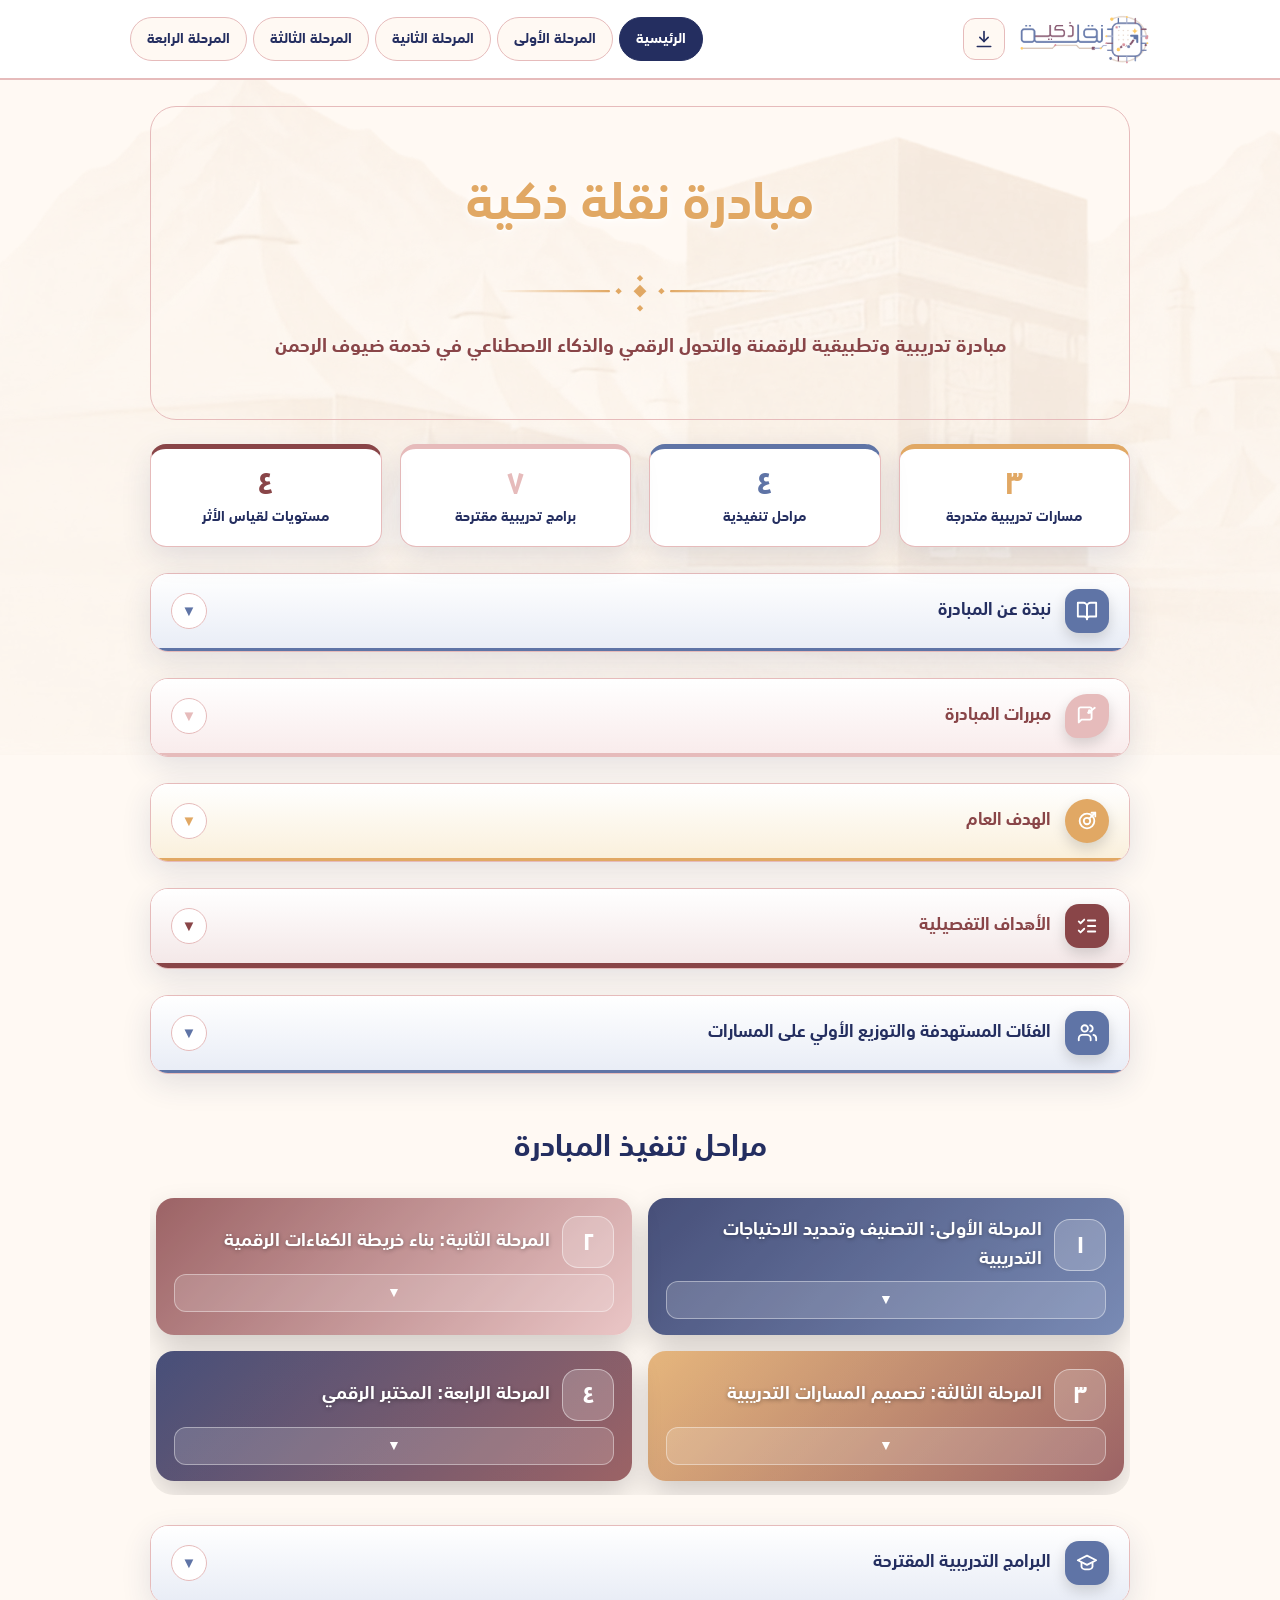
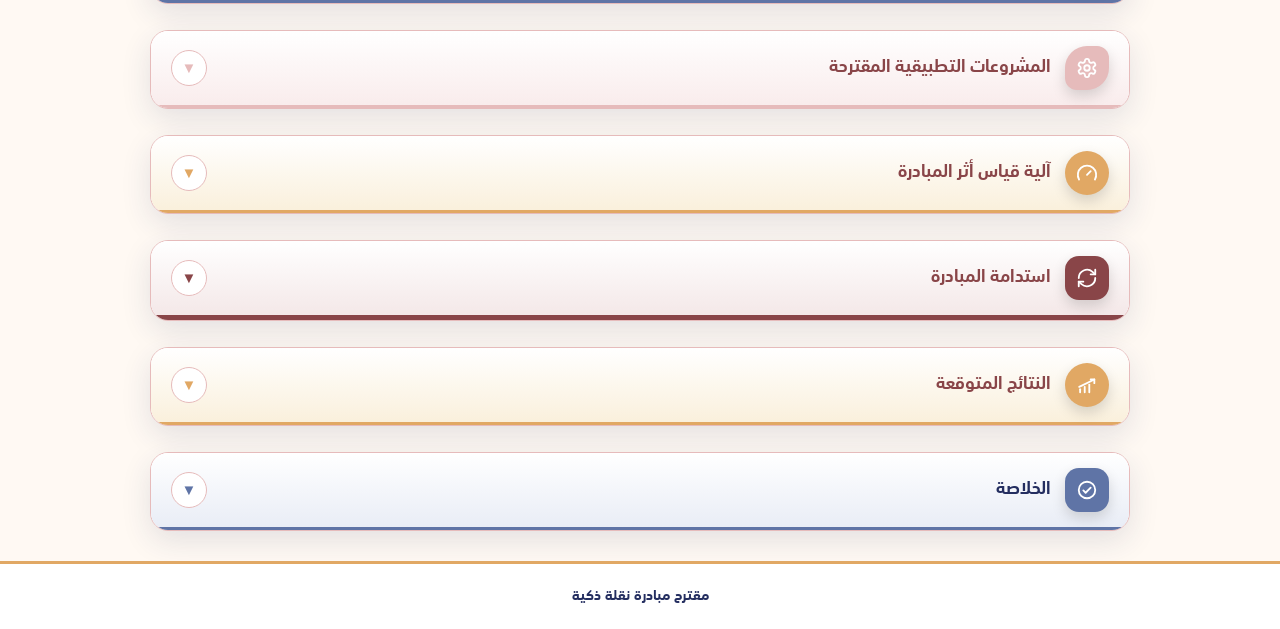
<file: index.html>
<!DOCTYPE html>
<html lang="ar" dir="rtl">
<head>
<meta charset="UTF-8">
<meta name="viewport" content="width=device-width, initial-scale=1.0">
<link rel="manifest" href="manifest.webmanifest">
<meta name="theme-color" content="#242E60">
<meta name="mobile-web-app-capable" content="yes">
<meta name="apple-mobile-web-app-capable" content="yes">
<meta name="apple-mobile-web-app-status-bar-style" content="black-translucent">
<link rel="apple-touch-icon" href="icons/apple-touch-icon.png">
<title>مبادرة نقلة ذكية</title>
<style>
@font-face{
  font-family:'SST Arabic';
  src: local('SST Arabic Light'), local('SST-Arabic-Light'), url("fonts/arfonts-sst-arabic-light.ttf") format("truetype");
  font-weight:300;
  font-display:swap;
}
@font-face{
  font-family:'SST Arabic';
  src: local('SST Arabic'), local('SST-Arabic'), local('SST Arabic Roman'), url("fonts/arfonts-sst-arabic-roman.ttf") format("truetype");
  font-weight:400;
  font-display:swap;
}
@font-face{
  font-family:'SST Arabic';
  src: local('SST Arabic Medium'), local('SST-Arabic-Medium'), url("fonts/arfonts-sst-arabic-medium.ttf") format("truetype");
  font-weight:500;
  font-display:swap;
}
@font-face{
  font-family:'SST Arabic';
  src: local('SST Arabic Bold'), local('SST-Arabic-Bold'), url("fonts/arfonts-sst-arabic-bold.ttf") format("truetype");
  font-weight:700;
  font-display:swap;
}
:root{
  --blue:#5F74A6;
  --navy:#242E60;
  --rose:#E6BBBB;
  --gold:#E1A864;
  --gold-2:#E1A864;
  --maroon:#894548;
  --bg:#FFF9F3;
  --card:#FFFFFF;
  --ink:#2f2a26;
  --border:#E6BBBB;
  --radius:18px;
  --shadow:0 10px 30px rgba(36,46,96,.12);
}
*{box-sizing:border-box}
html{scroll-behavior:smooth}
body{
  margin:0;
  font-family:'SST Arabic', Tahoma, Arial, sans-serif;
  background:var(--bg);
  color:var(--ink);
  line-height:2.05;
  font-size:17px;
}
a{text-decoration:none}
a:focus-visible{outline:2px solid var(--navy);outline-offset:3px}
body::before{
  content:"";
  position:fixed; inset:0; z-index:0;
  background:url("صورة الكعبة ومنى.png") center 30% / min(1400px, 110vw) no-repeat;
  opacity:.5;
  pointer-events:none;
}
header, main, footer{position:relative; z-index:1}
.container{max-width:1020px;margin:0 auto;padding:0 20px}
#progressBar{position:fixed;top:0;right:0;height:5px;width:0;z-index:200;background:linear-gradient(90deg,var(--blue),var(--rose),var(--gold-2))}
/* Header */
header{background:rgba(255,255,255,.96);border-bottom:2px solid var(--border);position:sticky;top:0;z-index:100;backdrop-filter:blur(10px)}
.nav{display:flex;align-items:center;gap:14px;padding:12px 0;flex-wrap:wrap}
.brand{display:flex;align-items:center;gap:12px}
.brand img{height:54px;width:auto;display:block}
.brand-link{display:block;line-height:0;text-decoration:none;color:inherit;cursor:pointer}
.brand .t b{display:block;font-size:20px;font-weight:900;color:var(--navy);line-height:1.4}
.brand .t small{color:var(--maroon);font-size:13px;line-height:1.7;display:block}
nav.links{margin-right:auto;display:flex;flex-wrap:wrap;gap:6px;align-items:center}
nav.links a.tab{font-size:14px;font-weight:800;color:var(--navy);background:#FFF9F3;border:1px solid var(--border);padding:7px 16px;border-radius:999px;text-decoration:none;display:inline-flex;align-items:center;gap:4px}
nav.links a.tab:hover,nav.links a.tab.active{background:var(--navy);color:#fff;border-color:var(--navy)}
.drop{position:relative;display:flex}
.drop-menu{display:none;position:absolute;top:calc(100% + 8px);right:0;min-width:240px;background:#fff;border:1px solid var(--border);border-radius:12px;box-shadow:var(--shadow);padding:6px;z-index:200}
.drop-menu a{display:block;padding:9px 14px;border-radius:8px;font-size:14px;font-weight:800;color:var(--navy);text-decoration:none}
.drop-menu a:hover{background:#E9EDF6}
.drop-menu a.active{background:var(--navy);color:#fff}
.drop.open .drop-menu{display:block}
@media (hover:hover){
  .drop:hover .drop-menu{display:block}
}
.drop::after{content:"";position:absolute;top:100%;right:0;left:0;height:14px;display:none;z-index:199}
.drop:hover::after{display:block}

.menu-btn{display:none;margin-right:auto;background:var(--navy);color:#fff;border:0;border-radius:10px;width:42px;height:42px;font-size:19px;cursor:pointer}
.caret{display:none;background:#FFF9F3;border:1px solid var(--border);color:var(--navy);border-radius:50%;width:34px;height:34px;font-size:13px;cursor:pointer;place-items:center;align-self:center;flex:0 0 auto;padding:0;font-family:inherit}
.caret:hover{background:var(--navy);color:#fff;border-color:var(--navy)}
.drop.open .caret{transform:rotate(180deg);background:var(--navy);color:#fff;border-color:var(--navy)}
.install-btn{width:42px;height:42px;border-radius:12px;background:#FFF9F3;border:1px solid var(--border);color:var(--navy);cursor:pointer;display:none;place-items:center;flex:0 0 auto;padding:0}
.install-btn.show{display:grid}
.install-btn:hover{background:var(--navy);color:#fff;border-color:var(--navy)}
/* Hero إبداعي */
.hero{
  margin:26px 0 6px;border-radius:26px;overflow:hidden;position:relative;
  background:transparent;
  color:var(--navy);padding:48px 34px 52px;text-align:center;
  border:1px solid var(--border);
}

.hero h1{font-size:clamp(32px,4.5vw,50px);margin:0;color:var(--gold);font-weight:900;position:relative;z-index:1;text-shadow:0 2px 12px rgba(255,255,255,.95),0 1px 3px rgba(255,255,255,.9)}

.hero .rule{width:min(300px,72%);margin:16px auto;position:relative;z-index:1}
.hero .rule svg{display:block;width:100%;height:auto}
.hero .sub{font-size:clamp(15px,2vw,19px);color:var(--maroon);font-weight:700;max-width:800px;margin:0 auto;position:relative;z-index:1;text-shadow:0 1px 8px rgba(255,255,255,.95)}
section.block{margin:24px 0;scroll-margin-top:110px}
/* بطاقات أكورديون بثيمات متنوعة */
.acc{--ac:var(--blue);--acbg:#E9EDF6;--acdeep:#242E60;background:var(--card);border:1px solid var(--border);border-radius:var(--radius);box-shadow:var(--shadow);margin:26px 0;overflow:hidden}
.acc.theme-rose{--ac:var(--rose);--acbg:#F9ECEC;--acdeep:#894548}
.acc.theme-gold{--ac:var(--gold);--acbg:#FAF0DC;--acdeep:#894548}
.acc.theme-maroon{--ac:var(--maroon);--acbg:#F4E8E8;--acdeep:#894548}
.acc.theme-navy{--ac:var(--navy);--acbg:#E8EAF2;--acdeep:#242E60}
.acc.theme-blue{--ac:var(--blue);--acbg:#E9EDF6;--acdeep:#242E60}
.acc-btn-only{width:100%;display:flex;align-items:center;gap:14px;background:linear-gradient(180deg,#fff, var(--acbg));border:0;border-bottom:3px solid var(--ac);cursor:pointer;padding:15px 20px;font-family:inherit;font-size:17px;font-weight:900;color:var(--acdeep);text-align:right}
.acc-btn-only .ico{flex:0 0 44px;width:44px;height:44px;border-radius:14px;background:var(--ac);color:#fff;display:grid;place-items:center;font-size:20px;box-shadow:0 6px 14px rgba(0,0,0,.15)}
.acc-btn-only .ico svg{width:22px;height:22px;stroke:currentColor;fill:none;stroke-width:2;stroke-linecap:round;stroke-linejoin:round}
.acc.theme-gold .acc-btn-only .ico{border-radius:50%}
.acc.theme-rose .acc-btn-only .ico{border-radius:50% 12px 50% 12px}
.acc.theme-maroon .acc-btn-only{border-bottom-width:5px}
.acc.theme-navy .acc-btn-only{background:linear-gradient(135deg,var(--acdeep),var(--ac));color:#fff}
.acc.theme-navy .acc-btn-only .ico{background:rgba(255,255,255,.18)}
.acc-btn-only .chev{margin-right:auto;width:36px;height:36px;border-radius:50%;background:#fff;border:1px solid var(--border);display:grid;place-items:center;font-size:15px;color:var(--ac);transition:transform .3s;flex:0 0 auto}
.acc.theme-navy .acc-btn-only .chev{background:rgba(255,255,255,.15);border-color:rgba(255,255,255,.3);color:#fff}
.acc.open .acc-btn-only .chev{transform:rotate(180deg)}
.acc-panel{max-height:0;overflow:hidden;transition:max-height .38s ease}
.acc-body{padding:4px 22px 22px}
.acc-body p{margin:10px 0}
ul.clean{margin:10px 0;padding:0;list-style:none;display:grid;gap:9px}
ul.clean li{margin:0;background:#FFFFFF;border:1px solid var(--border);border-right:4px solid var(--ac);border-radius:10px;padding:9px 14px;font-size:15.5px}
ul.clean li::marker{content:""}
.acc.sub{box-shadow:none;margin:10px 0;border-radius:14px}
.acc.sub .acc-btn-only{font-size:15px;padding:12px 16px}
.tracks{display:grid;grid-template-columns:repeat(3,1fr);gap:12px;margin:12px 0}
.track{border:1px solid var(--border);border-radius:14px;overflow:hidden;background:#FFFFFF}
.track .th{padding:11px 12px;color:#fff;font-weight:900;font-size:15px;text-shadow:0 1px 3px rgba(0,0,0,.3)}
.track.t1 .th{background:linear-gradient(135deg,var(--blue),var(--navy))}
.track.t2 .th{background:linear-gradient(135deg,var(--maroon),var(--rose))}
.track.t3 .th{background:linear-gradient(135deg,var(--gold),var(--maroon))}
.track ul{margin:0;padding:10px 24px 14px 10px;font-size:14.5px;list-style:disc}
.track ul li{margin:4px 0}
.table-wrap{overflow-x:auto;border:1px solid var(--border);border-radius:12px;margin:12px 0}
table{width:100%;border-collapse:collapse;min-width:520px;font-size:15px}
thead th{background:var(--navy);color:#fff;padding:11px;font-weight:800}
tbody td{padding:10px 12px;border-top:1px solid var(--border);vertical-align:top}
tbody tr:nth-child(even){background:#FFF9F3}
.note{background:var(--acbg);border:1px solid var(--border);border-radius:12px;padding:12px 16px;font-size:15px;margin-top:12px}
/* شريط المراحل الأربع */
.phases-band{border-radius:24px;padding:14px 6px;margin:30px 0;position:relative;overflow:hidden;background:transparent;border:0;box-shadow:none}
.phases-band h2{margin:0 0 18px;font-size:clamp(22px,3vw,30px);color:var(--navy);font-weight:900;text-align:center}
.stats-row{display:grid;grid-template-columns:repeat(4,1fr);gap:18px;margin:24px 0 6px}
.stat-card{background:#FFFFFF;border:1px solid var(--border);border-radius:16px;padding:16px 10px;text-align:center;text-decoration:none;box-shadow:var(--shadow);border-top:5px solid;display:block;transition:transform .2s}
.stat-card:hover{transform:translateY(-3px)}
.stat-card .num{display:block;font-size:34px;font-weight:900;line-height:1.2}
.stat-card .lbl{display:block;font-size:13.5px;font-weight:800;color:var(--navy);line-height:1.8}
.s1{border-top-color:var(--blue)} .s1 .num{color:var(--blue)}
.s2{border-top-color:var(--rose)} .s2 .num{color:var(--rose)}
.s3{border-top-color:var(--gold)} .s3 .num{color:var(--gold)}
.s4{border-top-color:var(--maroon)} .s4 .num{color:var(--maroon)}
#m-stages,#m-programs,#m-groups,#m-measure{scroll-margin-top:120px}
.phase-grid{display:grid;grid-template-columns:repeat(2,1fr);gap:16px}
.phase-card{border-radius:18px;overflow:hidden;color:#fff;box-shadow:0 14px 30px rgba(0,0,0,.18);transition:transform .25s}
.phase-card:hover{transform:translateY(-4px)}
.phase-card.pc1{background:linear-gradient(rgba(255,255,255,.16),rgba(255,255,255,.16)),linear-gradient(135deg,#242E60,#5F74A6)}
.phase-card.pc2{background:linear-gradient(rgba(255,255,255,.16),rgba(255,255,255,.16)),linear-gradient(135deg,#894548,#E6BBBB)}
.phase-card.pc3{background:linear-gradient(rgba(255,255,255,.16),rgba(255,255,255,.16)),linear-gradient(135deg,#E1A864,#894548)}
.phase-card.pc4{background:linear-gradient(rgba(255,255,255,.16),rgba(255,255,255,.16)),linear-gradient(135deg,#242E60,#894548)}
.phase-top{display:flex;align-items:center;gap:12px;padding:18px 18px 6px}
.phase-num{flex:0 0 52px;width:52px;height:52px;border-radius:16px;background:rgba(255,255,255,.2);border:1px solid rgba(255,255,255,.45);display:grid;place-items:center;font-size:26px;font-weight:900}
.phase-top a{color:#fff;text-decoration:none;font-size:17.5px;font-weight:900;line-height:1.7;text-shadow:0 1px 4px rgba(0,0,0,.35)}
.phase-top a:hover{text-decoration:underline}
.phase-toggle{margin:0 18px 16px;width:calc(100% - 36px);background:rgba(255,255,255,.16);border:1px solid rgba(255,255,255,.4);color:#fff;border-radius:12px;padding:9px;font-family:inherit;font-size:14px;font-weight:800;cursor:pointer}
.phase-detail{max-height:0;overflow:hidden;transition:max-height .38s ease}
.phase-detail .in{padding:0 18px 18px;font-size:14.5px;line-height:2;text-shadow:0 1px 4px rgba(0,0,0,.35)}
.phase-detail ul{margin:8px 0;padding-right:20px}
.phase-card.open .phase-toggle{background:rgba(255,255,255,.3)}
footer{background:#FFFFFF;color:var(--navy);border-top:3px solid var(--gold);text-align:center;padding:18px;font-size:14px;margin-top:30px;font-weight:800}
#toTop{
  position:fixed;bottom:26px;left:26px;z-index:150;
  width:48px;height:48px;border:1px solid var(--border);border-radius:50%;background:rgba(255,255,255,.75);box-shadow:0 6px 18px rgba(36,46,96,.15);
  color:var(--navy);font-size:26px;font-weight:400;line-height:1;cursor:pointer;
  display:grid;place-items:center;
  opacity:0;visibility:hidden;transform:translateY(18px);transition:opacity .3s, transform .3s, visibility .3s;
}
#toTop.show{opacity:1;visibility:visible;transform:none}
#toTop:hover{transform:translateY(-3px);color:var(--maroon);background:rgba(255,255,255,.95)}
@media(max-width:860px){
  .tracks{grid-template-columns:1fr}
  .stats-row{grid-template-columns:repeat(2,1fr)}
  .phase-grid{grid-template-columns:1fr}
  nav.links{display:none;width:100%;flex-direction:column;align-items:stretch}
  nav.links.open{display:flex}
  .menu-btn{display:block}
  .caret{display:grid}
  .drop{flex-direction:row;align-items:center;gap:6px;flex-wrap:wrap}
  .drop .tab{flex:1}
  .drop .drop-menu{flex:0 0 100%}
  .drop .tab{padding-left:48px}
  .drop .caret{position:absolute;left:8px;top:50%;transform:translateY(-50%);margin:0}
  .drop.open .caret{transform:translateY(-50%) rotate(180deg)}
  .drop-menu{position:static;display:none;flex-direction:column;box-shadow:none;border:0;background:transparent;padding:4px 16px 0 0}
  .drop.open .drop-menu{display:flex}
  .hero{padding:44px 20px 48px}
}
@media print{
  header nav, #toTop, #progressBar,.phase-toggle{display:none !important}
  .acc-panel,.phase-detail{max-height:none !important}
}
</style>
</head>
<body>

<div id="progressBar"></div>

<header>
  <div class="container nav">
    <div class="brand">
      <a class="brand-link" href="index.html" aria-label="العودة إلى الصفحة الرئيسية"><img src="شعار نقلة ذكية.png" alt="شعار نقلة ذكية"></a>
    </div>
    <button class="menu-btn" id="menuBtn" aria-label="القائمة">☰</button>
    <button class="install-btn" id="installBtn" title="تثبيت التطبيق" aria-label="تثبيت التطبيق"><svg width="20" height="20" viewBox="0 0 24 24" fill="none" stroke="currentColor" stroke-width="2" stroke-linecap="round" stroke-linejoin="round"><path d="M12 3v12"/><path d="M7 10l5 5 5-5"/><path d="M4 21h16"/></svg></button>
    <nav class="links" id="navLinks">
      <a class="tab active" href="index.html">الرئيسية</a>
      <div class="drop">
        <a class="tab" href="phase1.html">المرحلة الأولى</a><button class="caret" type="button" aria-label="القائمة الفرعية">▾</button>
        <div class="drop-menu">
          <a href="الملحق.html">ملحق تنفيذي للمرحلة الأولى</a>
          <a href="الحزمة التنفيذية.html">الحزمة التنفيذية</a>
        </div>
      </div>
      <a class="tab" href="phase2.html">المرحلة الثانية</a>
      <a class="tab" href="phase3.html">المرحلة الثالثة</a>
      <a class="tab" href="phase4.html">المرحلة الرابعة</a>
    </nav>
  </div>
</header>

<main class="container">

  <div class="hero">
    <h1>مبادرة نقلة ذكية</h1>
    <div class="rule" aria-hidden="true"><svg viewBox="0 0 280 36" xmlns="http://www.w3.org/2000/svg" aria-hidden="true"><defs><linearGradient id="rl" x1="0" y1="0" x2="1" y2="0"><stop offset="0" stop-color="#E1A864" stop-opacity="0"/><stop offset="1" stop-color="#E1A864"/></linearGradient><linearGradient id="rr" x1="0" y1="0" x2="1" y2="0"><stop offset="0" stop-color="#E1A864"/><stop offset="1" stop-color="#E1A864" stop-opacity="0"/></linearGradient></defs><rect x="8" y="15" width="104" height="2" rx="1" fill="url(#rl)"/><rect x="168" y="15" width="104" height="2" rx="1" fill="url(#rr)"/><g fill="#E1A864"><path d="M140 10 L146 16 L140 22 L134 16 Z"/><path d="M120 13 L123 16 L120 19 L117 16 Z"/><path d="M160 13 L163 16 L160 19 L157 16 Z"/><path d="M140 1 L143 4 L140 7 L137 4 Z"/><path d="M140 29 L143 32 L140 35 L137 32 Z"/></g></svg></div>
    <p class="sub">مبادرة تدريبية وتطبيقية للرقمنة والتحول الرقمي والذكاء الاصطناعي في خدمة ضيوف الرحمن</p>
  </div>

  <div class="stats-row">
    <a class="stat-card s3" href="#m-groups" data-open="m-groups"><span class="num">٣</span><span class="lbl">مسارات تدريبية متدرجة</span></a>
    <a class="stat-card s1" href="#m-stages" data-open=""><span class="num">٤</span><span class="lbl">مراحل تنفيذية</span></a>
    <a class="stat-card s2" href="#m-programs" data-open="m-programs"><span class="num">٧</span><span class="lbl">برامج تدريبية مقترحة</span></a>
    <a class="stat-card s4" href="#m-measure" data-open="m-measure"><span class="num">٤</span><span class="lbl">مستويات لقياس الأثر</span></a>
  </div>

  <section class="block" id="home">

    <div class="acc theme-blue">
      <button class="acc-btn-only" aria-expanded="false"><span class="ico"><svg viewBox="0 0 24 24" aria-hidden="true"><path d="M2 3h6a4 4 0 0 1 4 4v14a3 3 0 0 0-3-3H2z"/><path d="M22 3h-6a4 4 0 0 0-4 4v14a3 3 0 0 1 3-3h7z"/></svg></span>نبذة عن المبادرة<span class="chev">▼</span></button>
      <div class="acc-panel"><div class="acc-body">
        <p>«نقلة ذكية» مبادرة تدريبية وتطبيقية تهدف إلى تمكين الفرق العاملة في خدمة ضيوف الرحمن من توظيف الأدوات الرقمية وتقنيات الذكاء الاصطناعي في تطوير أدائها الميداني والإداري.</p>
        <p>تنطلق المبادرة من تصنيف الفئات المستهدفة وتحديد احتياجاتها التدريبية ومستواها الرقمي الحالي وجاهزيتها للتعلم والتطبيق ثم بناء خريطة الكفاءات الرقمية وتصميم مسارات تدريبية متدرجة تتناسب مع طبيعة عمل كل فئة ومستواها وصولاً إلى المختبر الرقمي الذي تُطبَّق فيه المهارات المكتسبة على مهام واقعية من بيئة العمل لإنتاج حلول رقمية تسهم في تحسين تنفيذ المهام والإجراءات ورفع كفاءة الأداء وتعزيز التنسيق ودعم اتخاذ القرار والارتقاء بتجربة ضيف الرحمن.</p>
      </div></div>
    </div>

    <div class="acc theme-rose">
      <button class="acc-btn-only" aria-expanded="false"><span class="ico"><svg viewBox="0 0 24 24" aria-hidden="true"><path d="M17 14a2 2 0 0 1-2 2H6l-3 3V4.5a2 2 0 0 1 2-2h10a2 2 0 0 1 2 2z"/><path d="M20.5 3 13.5 8.5"/><path d="M16.6 8.3l-3.1.2.9-2.9"/></svg></span>مبررات المبادرة<span class="chev">▼</span></button>
      <div class="acc-panel"><div class="acc-body">
        <p>تأتي المبادرة استجابة للحاجة إلى:</p>
        <ul class="clean">
          <li>مواكبة التوجهات الحديثة في الرقمنة والتحول الرقمي والذكاء الاصطناعي.</li>
          <li>تطوير المهارات الرقمية للعاملين في خدمة ضيوف الرحمن.</li>
          <li>ربط البرامج التدريبية بالاحتياجات الفعلية لكل فئة وظيفية.</li>
          <li>رفع كفاءة العمل الميداني والإداري وتحسين مستوى التنسيق بين الفرق.</li>
          <li>تقليل الإجراءات اليدوية وتكرار إدخال البيانات وتشتت المعلومات.</li>
          <li>دعم اتخاذ القرار من خلال البيانات والتقارير والمؤشرات.</li>
          <li>الانتقال من التدريب النظري إلى التطبيق العملي وإنتاج حلول رقمية قابلة للاستخدام.</li>
        </ul>
      </div></div>
    </div>

    <div class="acc theme-gold">
      <button class="acc-btn-only" aria-expanded="false"><span class="ico"><svg viewBox="0 0 24 24" aria-hidden="true"><circle cx="12" cy="12" r="8"/><circle cx="12" cy="12" r="3.5"/><path d="M14.5 9.5 21 3"/><path d="M17 3h4v4"/></svg></span>الهدف العام<span class="chev">▼</span></button>
      <div class="acc-panel"><div class="acc-body">
        <p>بناء فرق عمل ممكنة رقمياً وقادرة على استخدام الأدوات الرقمية والذكاء الاصطناعي بصورة عملية ومسؤولة؛ بما يسهم في تطوير العمليات، ورفع كفاءة الأداء، وتحسين تجربة ضيف الرحمن.</p>
      </div></div>
    </div>

    <div class="acc theme-maroon">
      <button class="acc-btn-only" aria-expanded="false"><span class="ico"><svg viewBox="0 0 24 24" aria-hidden="true"><path d="m3 17 2 2 4-4"/><path d="m3 7 2 2 4-4"/><path d="M13 6h8"/><path d="M13 12h8"/><path d="M13 18h8"/></svg></span>الأهداف التفصيلية<span class="chev">▼</span></button>
      <div class="acc-panel"><div class="acc-body">
        <p>تهدف المبادرة إلى:</p>
        <ul class="clean">
          <li>تصنيف الفئات المستهدفة وتحديد احتياجاتها التدريبية في المهارات الرقمية.</li>
          <li>قياس المستوى الرقمي الحالي لدى الفئات المستهدفة، وجاهزيتها للتعلم والتطبيق.</li>
          <li>بناء خريطة للكفاءات الرقمية المطلوبة لكل فئة.</li>
          <li>تصميم مسارات تدريبية متدرجة وفق المستوى وطبيعة المهام.</li>
          <li>تنمية مهارات استخدام الأدوات الرقمية في العمل الميداني والإداري.</li>
          <li>تمكين الفئات المستهدفة من الاستخدام العملي والمسؤول للذكاء الاصطناعي.</li>
          <li>تعزيز توظيف البيانات والمؤشرات في متابعة الأداء واتخاذ القرار.</li>
          <li>تمكين الفئات المستهدفة من توظيف مهاراتها في تطوير حلول رقمية مبسطة لتحديات تشغيلية واقعية.</li>
          <li>قياس أثر التدريب على الأداء الفعلي، وليس الاكتفاء بقياس رضا المتدربات.</li>
          <li>دعم استدامة المعرفة الرقمية وانتقالها بين فرق العمل.</li>
        </ul>
      </div></div>
    </div>

    <div class="acc theme-blue" id="m-groups">
      <button class="acc-btn-only" aria-expanded="false"><span class="ico"><svg viewBox="0 0 24 24" aria-hidden="true"><path d="M16 20v-2a4 4 0 0 0-4-4H7a4 4 0 0 0-4 4v2"/><circle cx="9.5" cy="7" r="3.5"/><path d="M22 20v-2a4 4 0 0 0-3-3.9"/><path d="M15.5 3.6a3.5 3.5 0 0 1 0 6.8"/></svg></span>الفئات المستهدفة والتوزيع الأولي على المسارات<span class="chev">▼</span></button>
      <div class="acc-panel"><div class="acc-body">
        <p>تُوزع الفئات مبدئياً على المسارات التدريبية الآتية استناداً إلى طبيعة مهامها ومستوى المسؤولية المتوقع على أن يُعتمد التصنيف النهائي بعد تطبيق أدوات المرحلة الأولى وتحليل نتائجها.</p>
        <div class="tracks">
          <div class="track t1"><div class="th">المسار التأسيسي إلى المتوسط</div>
            <ul><li>لجنة الإعاشة.</li><li>لجنة الأمن والسلامة.</li><li>لجنة الخدمات المساندة.</li></ul>
          </div>
          <div class="track t2"><div class="th">المسار المتوسط إلى المتقدم</div>
            <ul><li>اللجنة الثقافية.</li><li>لجنة الجودة.</li><li>لجنة خدمة العملاء.</li><li>لجنة الإعلام.</li></ul>
          </div>
          <div class="track t3"><div class="th">المسار المتقدم إلى الاحترافي</div>
            <ul><li>المديرات.</li><li>المشرفات.</li><li>الإداريات.</li><li>لجنة صناعة التجربة.</li></ul>
          </div>
        </div>
        <p>ويُراعى عند توزيع الفئات المستهدفة على المسارات:</p>
        <ul class="clean">
          <li>نوع الارتباط بالعمل: دائم، موسمي، دعم.</li>
          <li>طبيعة التواجد: ميداني، عن بُعد، مختلط.</li>
          <li>المستوى الرقمي الحالي.</li>
          <li>الجاهزية للتعلم والتطبيق.</li>
          <li>متطلبات وزارة الحج والعمرة.</li>
          <li>احتياجات الشركة (الحملة).</li>
          <li>طبيعة المهام والمسؤوليات الفعلية لكل فئة.</li>
        </ul>
        <div class="note">يُعد هذا التوزيع أولياً ولا يمثل تصنيفاً نهائياً إذ يُحدد المسار المناسب لكل مستفيدة بناءً على نتائج القياس القبلي وطبيعة مهامها الفعلية ومستوى جاهزيتها للتعلم والتطبيق.</div>
      </div></div>
    </div>

    <div class="phases-band" id="m-stages">
      <h2>مراحل تنفيذ المبادرة</h2>
      <div class="phase-grid">
        <div class="phase-card pc1">
          <div class="phase-top"><span class="phase-num">١</span><a href="phase1.html">المرحلة الأولى: التصنيف وتحديد الاحتياجات التدريبية</a></div>
          <button class="phase-toggle">▼</button>
          <div class="phase-detail"><div class="in">
            <p>تمثل هذه المرحلة نقطة الانطلاق في المبادرة، وتشمل:</p>
            <ul>
              <li>تصنيف الفئات والمستويات.</li>
              <li>تحديد الاحتياجات التدريبية لكل فئة.</li>
              <li>تنفيذ قياس قبلي مبسط للمهارات الرقمية.</li>
              <li>قياس مستوى الجاهزية للتعلم والتطبيق.</li>
              <li>حصر الأدوات الرقمية المستخدمة حالياً.</li>
              <li>رصد أبرز التحديات المرتبطة بتنفيذ مهام كل فريق بما في ذلك التحديات المتعلقة باستخدام الأدوات الرقمية.</li>
              <li>تحديد الفجوة المهارية الرقمية بين المستوى الحالي والمستوى المطلوب.</li>
            </ul>
            <p>مخرجات المرحلة:</p>
            <ul>
              <li>تصنيف المستفيدات حسب المستوى والاحتياج.</li>
              <li>بطاقات تصنيف واحتياج المتدربات.</li>
              <li>بطاقات الاحتياج الرقمي للفئات.</li>
              <li>مصفوفة الاحتياجات التدريبية.</li>
              <li>مصفوفة متطلبات وزارة الحج والعمرة والمهام.</li>
              <li>تقرير نتائج المرحلة الأولى، متضمناً خلاصة النتائج والتوصيات التي سُتبنى عليها المرحلة الثانية.</li>
            </ul>
          </div></div>
        </div>
        <div class="phase-card pc2">
          <div class="phase-top"><span class="phase-num">٢</span><a href="phase2.html">المرحلة الثانية: بناء خريطة الكفاءات الرقمية</a></div>
          <button class="phase-toggle">▼</button>
          <div class="phase-detail"><div class="in">
            <p>يتم في هذه المرحلة في ضوء نتائج المرحلة الأولى تحديد الكفاءات الرقمية المطلوبة لكل فئة، ومن أبرزها:</p>
            <ul>
              <li>المهارات الرقمية الأساسية: إدارة الملفات، البريد الإلكتروني، الاجتماعات، النماذج الرقمية.</li>
              <li>التعاون والتنسيق: مشاركة الملفات، توزيع المهام، متابعة الإنجاز والتواصل بين الفرق.</li>
              <li>إدارة البيانات: جمع البيانات، تنظيمها، تحليلها، عرضها.</li>
              <li>الذكاء الاصطناعي: كتابة الأوامر، إعداد المحتوى، التلخيص، التحليل واقتراح الحلول.</li>
              <li>خدمة ضيف الرحمن: سرعة الاستجابة، إدارة الطلبات، توحيد المعلومات والردود.</li>
              <li>حماية البيانات الشخصية: حماية الحسابات والبيانات والاستخدام المسؤول للأدوات والالتزام بنظام الأمن والخصوصية.</li>
            </ul>
            <p>مخرج المرحلة: خريطة للكفاءات الرقمية تُعرض في صورة مصفوفة تربط بين كل فئة وظيفية، والكفاءات الرقمية المطلوبة منها، ومستوى الإتقان المستهدف.</p>
          </div></div>
        </div>
        <div class="phase-card pc3">
          <div class="phase-top"><span class="phase-num">٣</span><a href="phase3.html">المرحلة الثالثة: تصميم المسارات التدريبية</a></div>
          <button class="phase-toggle">▼</button>
          <div class="phase-detail"><div class="in">
            <p>لا يحصل الجميع على التدريب نفسه، بل يُبنى لكل مستوى مسار مناسب، ويتم تصميم التدريب وفق احتياجات كل مستوى على النحو الآتي:</p>
            <ul>
              <li>المسار التأسيسي إلى المتوسط: المفاهيم الرقمية الأساسية. استخدام الأدوات الضرورية للعمل. تعبئة النماذج الرقمية ومشاركة المعلومات. التواصل والتنسيق الرقمي. حماية الحسابات والبيانات. الاستخدام المبسط للذكاء الاصطناعي في المهام اليومية.</li>
              <li>المسار المتوسط إلى المتقدم: إدارة المحتوى والبيانات. تحليل الملاحظات والشكاوى. إعداد التقارير ولوحات المتابعة. تطوير رحلة المستفيد وتحسين تجربة ضيف الرحمن. متابعة مؤشرات الأداء وتحليل النتائج. استخدام الذكاء الاصطناعي في التواصل والمحتوى والجودة.</li>
              <li>المسار المتقدم إلى الاحترافي: قيادة التحول الرقمي. اتخاذ القرار المبني على البيانات. إعادة تصميم الإجراءات والعمليات. تحديد فرص الرقمنة والأتمتة. إدارة التغيير ومواجهة مقاومته. حوكمة استخدام الذكاء الاصطناعي. قياس أثر الحلول الرقمية على الأداء والتجربة.</li>
            </ul>
          </div></div>
        </div>
        <div class="phase-card pc4">
          <div class="phase-top"><span class="phase-num">٤</span><a href="phase4.html">المرحلة الرابعة: المختبر الرقمي</a></div>
          <button class="phase-toggle">▼</button>
          <div class="phase-detail"><div class="in">
            <p>تمثل هذه المرحلة الجانب التطبيقي من المبادرة وتهدف إلى توظيف المهارات المكتسبة خلال التدريب في معالجة تحديات فعلية من بيئة العمل وتحويلها إلى حلول رقمية مبسطة قابلة للتجربة والتطبيق وتشمل:</p>
            <ul>
              <li>اختيار تحدٍّ واقعي مرتبط بمهام الفئة أو فريق العمل.</li>
              <li>تحليل الإجراء الحالي وتحديد جوانب القصور وفرص التحسين.</li>
              <li>تصميم حل رقمي مبسط باستخدام المهارات والأدوات المكتسبة.</li>
              <li>تجربة الحل على نطاق محدود.</li>
              <li>قياس نتائج التطبيق ومدى مساهمته في تحسين الأداء.</li>
              <li>تحسين الحل أو التوصية باعتماده وفق النتائج.</li>
            </ul>
            <p>مخرجات المرحلة: حلول أو تطبيقات رقمية مبسطة مرتبطة باحتياجات العمل. نتائج موثقة للتجربة والتحسينات المحققة. توصيات بتطبيق الحلول الناجحة وتطويرها.</p>
          </div></div>
        </div>
      </div>
    </div>

    <div class="acc theme-blue" id="m-programs">
      <button class="acc-btn-only" aria-expanded="false"><span class="ico"><svg viewBox="0 0 24 24" aria-hidden="true"><path d="M22 9 12 4 2 9l10 5 10-5z"/><path d="M6 11.5V16c0 1.6 2.7 3 6 3s6-1.4 6-3v-4.5"/></svg></span>البرامج التدريبية المقترحة<span class="chev">▼</span></button>
      <div class="acc-panel"><div class="acc-body">
        <p>تمثل البرامج الآتية تصوراً تدريبياً أولياً وتُحدد موضوعاتها ومستوياتها وفئاتها المستهدفة بصورة نهائية في ضوء نتائج المرحلتين الأولى والثانية.</p>
        <div class="acc sub theme-blue">
          <button class="acc-btn-only" aria-expanded="false">البرنامج الأول: الأساس الرقمي<span class="chev">▼</span></button>
          <div class="acc-panel"><div class="acc-body">
            <p>يهدف إلى بناء فهم مشترك للمفاهيم والمهارات الرقمية الأساسية في بيئة العمل، ويتناول:</p>
            <ul class="clean">
              <li>الفرق بين التقنية والرقمنة والأتمتة والتحول الرقمي.</li>
              <li>مفهوم الذكاء الاصطناعي واستخداماته.</li>
              <li>الفرق بين الموقع والمنصة والنظام والتطبيق والأداة.</li>
              <li>المهارات الأساسية للتعامل مع الملفات والاجتماعات والنماذج الرقمية.</li>
              <li>الأمن الرقمي وحماية البيانات.</li>
            </ul>
          </div></div>
        </div>
        <div class="acc sub theme-rose">
          <button class="acc-btn-only" aria-expanded="false">البرنامج الثاني: التحول الرقمي في خدمة ضيف الرحمن<span class="chev">▼</span></button>
          <div class="acc-panel"><div class="acc-body">
            <p>العنوان الفرعي: توظيف الأدوات الرقمية لرفع كفاءة العمل الميداني والإداري.</p>
            <p>يركز البرنامج على ربط مفاهيم التحول الرقمي بواقع العمل في خدمة ضيوف الرحمن، وتحديد الإجراءات التي يمكن تطويرها رقمياً لتحسين الأداء والتواصل والتنسيق.</p>
          </div></div>
        </div>
        <div class="acc sub theme-gold">
          <button class="acc-btn-only" aria-expanded="false">البرنامج الثالث: التطبيقات الرقمية الذكية في لجان خدمة ضيف الرحمن<span class="chev">▼</span></button>
          <div class="acc-panel"><div class="acc-body">
            <p>العنوان الفرعي: أدوات عملية لتحسين الأداء والتنسيق واتخاذ القرار.</p>
            <p>يتضمن تدريباً عملياً على الأدوات الرقمية المناسبة لمهام اللجان، مثل:</p>
            <ul class="clean">
              <li>النماذج الرقمية.</li>
              <li>تنظيم الملفات ومشاركتها.</li>
              <li>متابعة المهام والإنجاز.</li>
              <li>إدارة البلاغات والطلبات.</li>
              <li>إعداد التقارير.</li>
              <li>بناء لوحات المتابعة والمؤشرات.</li>
            </ul>
          </div></div>
        </div>
        <div class="acc sub theme-maroon">
          <button class="acc-btn-only" aria-expanded="false">البرنامج الرابع: الذكاء الاصطناعي في العمل<span class="chev">▼</span></button>
          <div class="acc-panel"><div class="acc-body">
            <p>يركز على الاستخدام العملي والمسؤول للذكاء الاصطناعي في:</p>
            <ul class="clean">
              <li>إعداد الرسائل والتقارير.</li>
              <li>تلخيص الاجتماعات والمستندات.</li>
              <li>صناعة المحتوى الثقافي والإرشادي.</li>
              <li>إعداد الأسئلة والاستبانات.</li>
              <li>تحليل الملاحظات والشكاوى.</li>
              <li>اقتراح الحلول وخطط العمل.</li>
              <li>صياغة الردود والأسئلة المتكررة.</li>
              <li>التحقق من صحة المخرجات.</li>
              <li>المحافظة على سرية البيانات وخصوصيتها.</li>
            </ul>
          </div></div>
        </div>
        <div class="acc sub theme-gold">
          <button class="acc-btn-only" aria-expanded="false">البرنامج الخامس: البيانات تصنع القرار<span class="chev">▼</span></button>
          <div class="acc-panel"><div class="acc-body">
            <p>يهدف إلى تمكين المتدربات من جمع البيانات وتنظيمها وتحويلها إلى معلومات ومؤشرات تدعم القرار، ويتضمن:</p>
            <ul class="clean">
              <li>جودة البيانات.</li>
              <li>تصميم النماذج الرقمية.</li>
              <li>تنظيم البيانات وتصنيفها.</li>
              <li>إعداد مؤشرات الأداء.</li>
              <li>بناء التقارير ولوحات المتابعة.</li>
              <li>قراءة النتائج والاستفادة منها في اتخاذ القرار.</li>
            </ul>
          </div></div>
        </div>
        <div class="acc sub theme-blue">
          <button class="acc-btn-only" aria-expanded="false">البرنامج السادس: المختبر الرقمي<span class="chev">▼</span></button>
          <div class="acc-panel"><div class="acc-body">
            <p>يمثل الجانب التدريبي التطبيقي للمرحلة الرابعة من المبادرة - مرحلة المختبر الرقمي - ويهدف إلى توظيف المهارات المكتسبة في تحويل تحديات العمل الفعلية إلى حلول رقمية قابلة للتجربة والتنفيذ ونقل أثر التدريب من التعلم النظري إلى الإنجاز العملي.</p>
            <p>تختار كل فئة تحدياً حقيقياً من بيئة عملها، ثم تعمل على:</p>
            <ul class="clean">
              <li>تحديد التحدي.</li>
              <li>تحليل الإجراء الحالي.</li>
              <li>اكتشاف جوانب القصور أو الهدر.</li>
              <li>تصميم حل رقمي مبسط.</li>
              <li>تجربة الحل على نطاق محدود.</li>
              <li>قياس النتيجة.</li>
              <li>تحسين الحل أو اعتماده.</li>
            </ul>
          </div></div>
        </div>
        <div class="acc sub theme-rose">
          <button class="acc-btn-only" aria-expanded="false">البرنامج السابع: سفراء نقلة<span class="chev">▼</span></button>
          <div class="acc-panel"><div class="acc-body">
            <p>يهدف إلى إعداد مجموعة من المتدربات من مختلف الفرق ليكن داعمات للتطبيق الرقمي ونقل المعرفة داخل فرقهن ويتولين:</p>
            <ul class="clean">
              <li>مساندة الزميلات في استخدام الأدوات.</li>
              <li>نقل المعرفة والممارسات الناجحة.</li>
              <li>رصد التحديات الرقمية.</li>
              <li>متابعة تطبيق الحلول.</li>
              <li>اقتراح فرص جديدة للتحسين.</li>
              <li>المساهمة في استدامة المبادرة.</li>
            </ul>
          </div></div>
        </div>
      </div></div>
    </div>

    <div class="acc theme-rose">
      <button class="acc-btn-only" aria-expanded="false"><span class="ico"><svg viewBox="0 0 24 24" aria-hidden="true"><path d="M12.22 2h-.44a2 2 0 0 0-2 2v.18a2 2 0 0 1-1 1.73l-.43.25a2 2 0 0 1-2 0l-.15-.08a2 2 0 0 0-2.73.73l-.22.38a2 2 0 0 0 .73 2.73l.15.1a2 2 0 0 1 1 1.72v.51a2 2 0 0 1-1 1.74l-.15.09a2 2 0 0 0-.73 2.73l.22.38a2 2 0 0 0 2.73.73l.15-.08a2 2 0 0 1 2 0l.43.25a2 2 0 0 1 1 1.73V20a2 2 0 0 0 2 2h.44a2 2 0 0 0 2-2v-.18a2 2 0 0 1 1-1.73l.43-.25a2 2 0 0 1 2 0l.15.08a2 2 0 0 0 2.73-.73l.22-.39a2 2 0 0 0-.73-2.73l-.15-.08a2 2 0 0 1-1-1.74v-.5a2 2 0 0 1 1-1.74l.15-.09a2 2 0 0 0 .73-2.73l-.22-.38a2 2 0 0 0-2.73-.73l-.15.08a2 2 0 0 1-2 0l-.43-.25a2 2 0 0 1-1-1.73V4a2 2 0 0 0-2-2z"/><circle cx="12" cy="12" r="3"/></svg></span>المشروعات التطبيقية المقترحة<span class="chev">▼</span></button>
      <div class="acc-panel"><div class="acc-body">
        <p>في إطار المرحلة الرابعة «المختبر الرقمي» وهي المرحلة التطبيقية والتي تُعد من أهم مراحل المبادرة إذ تأتي بعد استكمال كل فئة لمسارها التدريبي المناسب حيث تقدم فيه كل فئة أو مجموعة من الفئات ذات المهام المتقاربة تحدياً حقيقياً من بيئة العمل لتطبيق المهارات المكتسبة عليه ومن أمثلة هذه التحديات:</p>
        <ul class="clean">
          <li>تأخر وصول البلاغات إلى الجهة المعنية.</li>
          <li>تكرار إدخال البيانات في أكثر من ملف.</li>
          <li>صعوبة متابعة تنفيذ المهام ونسب الإنجاز.</li>
          <li>عدم توحيد الردود المقدمة للحجاج.</li>
          <li>بطء إعداد التقارير الدورية.</li>
          <li>تشتت الملفات والمعلومات.</li>
          <li>صعوبة قياس رضا المستفيدين.</li>
          <li>تكرار الأسئلة أو الملاحظات.</li>
        </ul>
        <p>ثم تعمل المتدربات بالاستفادة من المعارف والمهارات المكتسبة خلال التدريب، على تحليل التحدي وتصميم حل رقمي مبسط وقابل للتطبيق. ويمكن أن تتمثل مخرجات «المختبر الرقمي» في تصميم أو تطوير ما يلي:</p>
        <ul class="clean">
          <li>نموذج رقمي موحد لاستقبال الطلبات أو البلاغات.</li>
          <li>لوحة لمتابعة المهام ونسب الإنجاز.</li>
          <li>قاعدة معرفة للأسئلة المتكررة.</li>
          <li>آلية لتصنيف الملاحظات والشكاوى.</li>
          <li>دليل رقمي تفاعلي لخدمة ضيف الرحمن.</li>
          <li>لوحة مؤشرات لمتابعة الجودة.</li>
          <li>مساعد ذكي لصياغة الردود والرسائل.</li>
          <li>نموذج رقمي لقياس رضا المستفيدين.</li>
          <li>آلية مبسطة لإعداد التقارير الدورية أو الإشعارات.</li>
          <li>مكتبة رقمية موحدة للأدلة والنماذج والإجراءات.</li>
        </ul>
        <div class="note">ويُعد إنجاز مهمة تطبيقية أو تطوير حل أو تحسين رقمي بما يتناسب مع مستوى المسار وطبيعة مهام الفئة أحد متطلبات اجتياز المبادرة إلى جانب استكمال متطلبات المسار التدريبي.</div>
      </div></div>
    </div>

    <div class="acc theme-gold" id="m-measure">
      <button class="acc-btn-only" aria-expanded="false"><span class="ico"><svg viewBox="0 0 24 24" aria-hidden="true"><path d="m12 14 4-4"/><path d="M3.34 19a10 10 0 1 1 17.32 0"/></svg></span>آلية قياس أثر المبادرة<span class="chev">▼</span></button>
      <div class="acc-panel"><div class="acc-body">
        <p>يتم قياس أثر المبادرة من خلال أربعة مستويات:</p>
        <div class="table-wrap"><table>
          <thead><tr><th>مستوى القياس</th><th>ما يتم قياسه</th></tr></thead>
          <tbody>
            <tr><td>التعلم</td><td>الفرق بين نتائج القياس القبلي والبعدي</td></tr>
            <tr><td>التطبيق</td><td>مدى استخدام المهارات والأدوات الرقمية في العمل</td></tr>
            <tr><td>الأداء</td><td>الوقت، الدقة، سرعة الاستجابة، جودة التنسيق وتقليل الأخطاء</td></tr>
            <tr><td>الأثر</td><td>تحسين تجربة ضيف الرحمن وكفاءة العمليات</td></tr>
          </tbody>
        </table></div>
        <p>مؤشرات الأداء المقترحة:</p>
        <ul class="clean">
          <li>نسبة الفئات التي تم تصنيف احتياجاتها الرقمية.</li>
          <li>نسبة المستفيدات اللاتي أتممن المسارات التدريبية.</li>
          <li>نسبة التحسن بين القياس القبلي والبعدي.</li>
          <li>نسبة المتدربات اللاتي طبقن مهارة رقمية في العمل.</li>
          <li>عدد الإجراءات التي تمت رقمنتها أو تحسينها.</li>
          <li>عدد الحلول والمشروعات الرقمية المنفذة.</li>
          <li>نسبة انخفاض الوقت المستغرق في تنفيذ المهام.</li>
          <li>نسبة انخفاض الأخطاء أو ازدواجية البيانات.</li>
          <li>مستوى التحسن في سرعة الاستجابة.</li>
          <li>مستوى رضا الفرق الداخلية وضيوف الرحمن.</li>
          <li>نسبة استمرار استخدام الحلول بعد انتهاء التدريب.</li>
        </ul>
        <div class="note">تُحدد القيم المستهدفة للمؤشرات وآليات احتسابها ومصادر بياناتها ودورية قياسها بعد استكمال المرحلة الأولى واعتماد خط الأساس.</div>
      </div></div>
    </div>

    <div class="acc theme-maroon">
      <button class="acc-btn-only" aria-expanded="false"><span class="ico"><svg viewBox="0 0 24 24" aria-hidden="true"><path d="M3 12a9 9 0 0 1 15-6.7L21 8"/><path d="M21 3v5h-5"/><path d="M21 12a9 9 0 0 1-15 6.7L3 16"/><path d="M3 21v-5h5"/></svg></span>استدامة المبادرة<span class="chev">▼</span></button>
      <div class="acc-panel"><div class="acc-body">
        <p>لضمان استمرار أثر المبادرة، يقترح تنفيذ ما يلي:</p>
        <ul class="clean">
          <li>إنشاء مكتبة رقمية للأدلة والشروحات والنماذج.</li>
          <li>إعداد سفراء للمبادرة من مختلف فرق العمل.</li>
          <li>عقد لقاءات متابعة دورية للفرق الدائمة.</li>
          <li>تقديم تهيئة رقمية مكثفة للفرق الموسمية قبل بداية الموسم.</li>
          <li>إعداد مواد تعليمية قصيرة ومركزة لفرق الدعم.</li>
          <li>توثيق الحلول الرقمية الناجحة وإعادة استخدامها وتطويرها.</li>
          <li>تحديث الاحتياجات التدريبية والرقمية بصورة دورية.</li>
          <li>تكريم أفضل تطبيق أو مشروع رقمي.</li>
          <li>متابعة استمرارية استخدام الحلول وقياس أثرها بعد التنفيذ.</li>
        </ul>
      </div></div>
    </div>

    <div class="acc theme-gold">
      <button class="acc-btn-only" aria-expanded="false"><span class="ico"><svg viewBox="0 0 24 24" aria-hidden="true"><path d="M4.5 20v-3.5"/><path d="M9.5 20v-6"/><path d="M14.5 20v-8.5"/><path d="M3.5 14 20 6"/><path d="M16 6h4v4"/></svg></span>النتائج المتوقعة<span class="chev">▼</span></button>
      <div class="acc-panel"><div class="acc-body">
        <p>يتوقع أن تسهم المبادرة في:</p>
        <ul class="clean">
          <li>رفع مستوى الجاهزية والكفاءة الرقمية لدى فرق العمل.</li>
          <li>تحسين التنسيق وتبادل المعلومات بين اللجان.</li>
          <li>تقليل الاعتماد على الإجراءات اليدوية.</li>
          <li>تسريع إنجاز المهام وإعداد التقارير.</li>
          <li>تحسين جودة البيانات ودقتها.</li>
          <li>تعزيز اتخاذ القرار المبني على المعلومات والمؤشرات.</li>
          <li>تمكين الفرق من الاستخدام المسؤول والفعال للذكاء الاصطناعي.</li>
          <li>إنتاج حلول رقمية مرتبطة بتحديات العمل الفعلية.</li>
          <li>تحسين جودة الخدمات المقدمة لضيوف الرحمن.</li>
          <li>بناء ثقافة مؤسسية داعمة للتطوير والابتكار والتحول الرقمي.</li>
        </ul>
      </div></div>
    </div>

    <div class="acc theme-blue">
      <button class="acc-btn-only" aria-expanded="false"><span class="ico"><svg viewBox="0 0 24 24" aria-hidden="true"><circle cx="12" cy="12" r="9"/><path d="m8 12.5 2.5 2.5L16 9.5"/></svg></span>الخلاصة<span class="chev">▼</span></button>
      <div class="acc-panel"><div class="acc-body">
        <p>تمثل مبادرة «نقلة ذكية» رحلة متكاملة تبدأ بتصنيف الفئات وتحديد احتياجاتها التدريبية في المهارات الرقمية، ثم بناء خريطة الكفاءات الرقمية وتصميم المسارات التدريبية المناسبة، وتقديم برامج متدرجة في الرقمنة والتحول الرقمي والذكاء الاصطناعي، وصولاً إلى المرحلة الرابعة «المختبر الرقمي»، التي تُطبَّق فيها المهارات المكتسبة على مهام وتحديات واقعية من بيئة العمل، ويُقاس أثرها على الأداء.</p>
        <p>وبذلك لا تقتصر المبادرة على تقديم المعرفة أو إصدار شهادات الحضور، بل تركز على إحداث تغيير فعلي ومستدام في أساليب العمل، بما يسهم في رفع كفاءة الفرق وتحسين تجربة ضيف الرحمن.</p>
      </div></div>
    </div>

  </section>

</main>

<footer>مقترح مبادرة نقلة ذكية</footer>

<button id="toTop" title="العودة إلى الأعلى" aria-label="العودة إلى الأعلى">↑</button>

<script>
function findPanel(box, cls){
  for(var i=0;i<box.children.length;i++){
    var c = box.children[i];
    if(c.classList && c.classList.contains(cls)){ return c; }
  }
  return null;
}
function refreshOpen(){
  var boxes = document.querySelectorAll('.acc.open, .phase-card.open');
  for(var i=0;i<boxes.length;i++){
    var box = boxes[i];
    var p = box.classList.contains('acc') ? findPanel(box,'acc-panel') : box.querySelector('.phase-detail');
    if(p){ p.style.maxHeight = p.scrollHeight + 'px'; }
  }
}
var accBtns = document.querySelectorAll('.acc-btn-only');
for(var i=0;i<accBtns.length;i++){
  accBtns[i].addEventListener('click', function(){
    var box = this.parentElement;
    while(box && !(box.classList && box.classList.contains('acc'))){ box = box.parentElement; }
    if(!box){ return; }
    box.classList.toggle('open');
    this.setAttribute('aria-expanded', box.classList.contains('open') ? 'true' : 'false');
    var p = findPanel(box,'acc-panel');
    if(p){ p.style.maxHeight = box.classList.contains('open') ? p.scrollHeight + 'px' : '0px'; }
  });
}
var toggles = document.querySelectorAll('.phase-toggle');
for(var j=0;j<toggles.length;j++){
  toggles[j].addEventListener('click', function(){
    var card = this.parentElement;
    card.classList.toggle('open');
    var d = card.querySelector('.phase-detail');
    if(d){ d.style.maxHeight = card.classList.contains('open') ? d.scrollHeight + 'px' : '0px'; }
  });
}
window.addEventListener('resize', refreshOpen);
var statCards = document.querySelectorAll('.stat-card');
for(var k=0;k<statCards.length;k++){
  statCards[k].addEventListener('click', function(ev){
    var target = document.querySelector(this.getAttribute('href'));
    var id = this.getAttribute('data-open');
    if(id){
      var acc = document.getElementById(id);
      if(acc && !acc.classList.contains('open')){
        var ch = acc.children;
        for(var m=0;m<ch.length;m++){
          if(ch[m].classList && ch[m].classList.contains('acc-btn-only')){ ch[m].click(); break; }
        }
      }
    }
    if(target){ ev.preventDefault(); setTimeout(function(){ target.scrollIntoView({behavior:'smooth',block:'start'}); },80); }
  });
}
var toTop = document.getElementById('toTop');
var progress = document.getElementById('progressBar');
window.addEventListener('scroll', function(){
  var y = window.scrollY || document.documentElement.scrollTop;
  if (y > 400) { toTop.classList.add('show'); } else { toTop.classList.remove('show'); }
  var h = document.documentElement.scrollHeight - window.innerHeight;
  progress.style.width = (h > 0 ? (y / h) * 100 : 0) + '%';
}, {passive:true});
toTop.addEventListener('click', function(){ window.scrollTo({top:0, behavior:'smooth'}); });
var menuBtn = document.getElementById('menuBtn');
var navLinks = document.getElementById('navLinks');
menuBtn.addEventListener('click', function(){ navLinks.classList.toggle('open'); });
var carets = document.querySelectorAll('.drop .caret');
for(var ci=0;ci<carets.length;ci++){
  carets[ci].addEventListener('click', function(ev){
    ev.stopPropagation();
    this.parentElement.classList.toggle('open');
  });
}
document.addEventListener('click', function(){
  var drops = document.querySelectorAll('.drop.open');
  for(var di=0;di<drops.length;di++){ drops[di].classList.remove('open'); }
});

</script>
<script>
if('serviceWorker' in navigator && location.protocol.indexOf('http') === 0 && window.self === window.top){
  window.addEventListener('load', function(){ navigator.serviceWorker.register('sw.js'); });
}
</script>
<script src="install.js" defer></script>
</body>
</html>
</file>
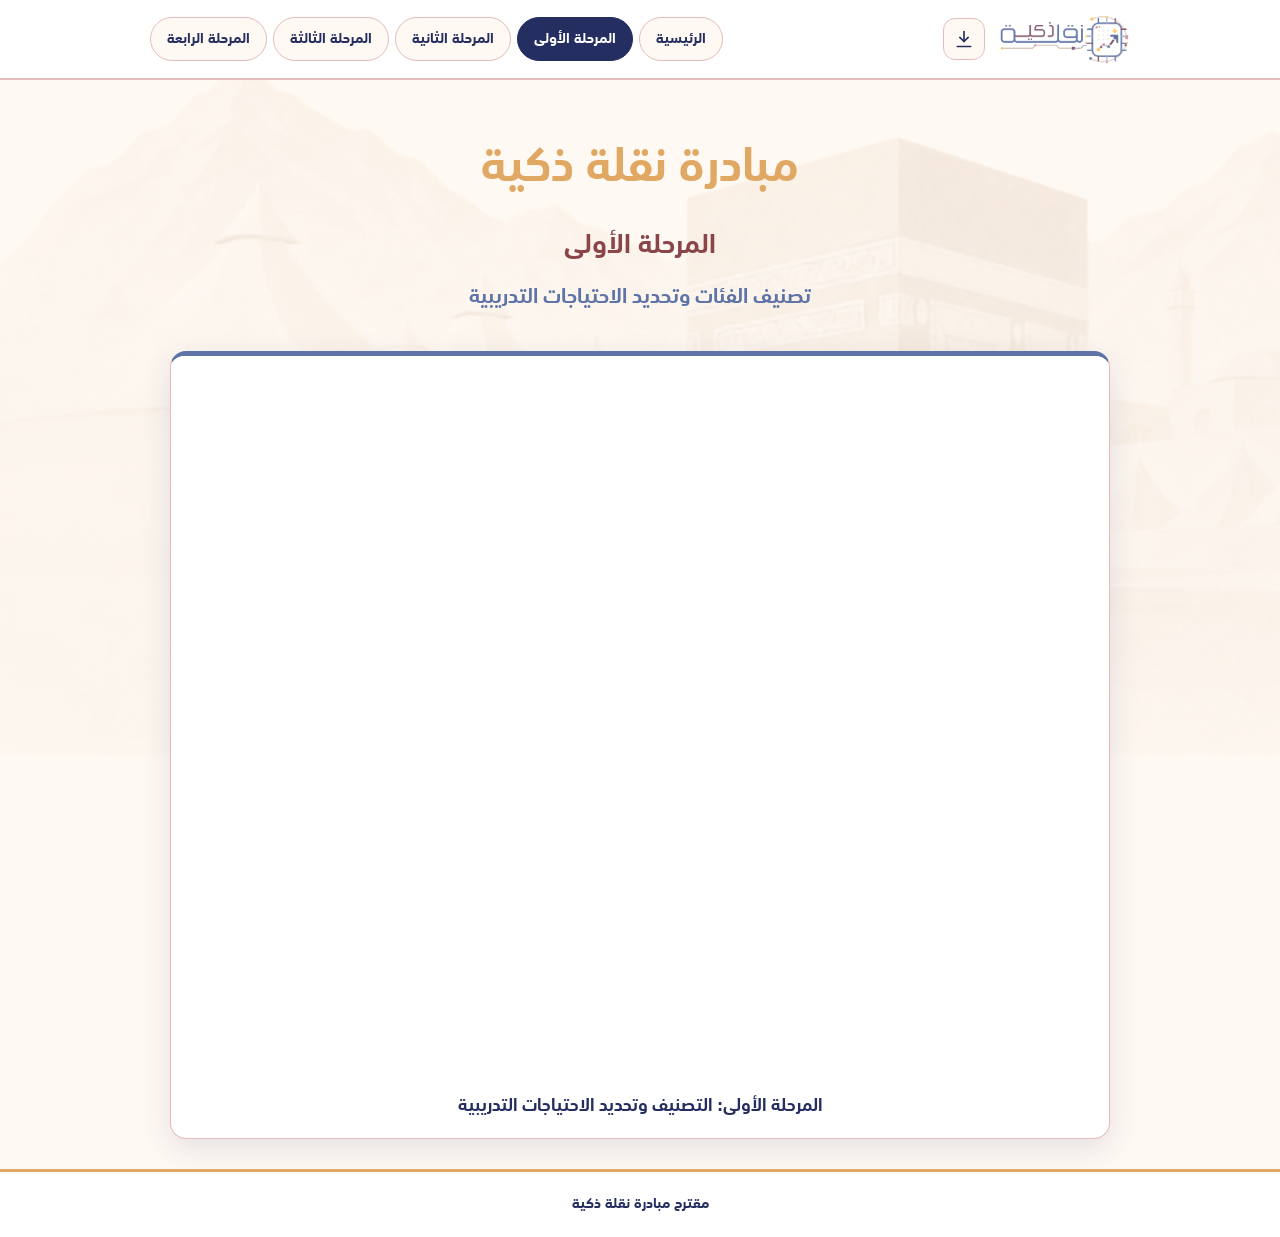
<file: phase1.html>
<!DOCTYPE html>
<html lang="ar" dir="rtl">
<head>
<meta charset="UTF-8">
<meta name="viewport" content="width=device-width, initial-scale=1.0">
<link rel="manifest" href="manifest.webmanifest">
<meta name="theme-color" content="#242E60">
<meta name="mobile-web-app-capable" content="yes">
<meta name="apple-mobile-web-app-capable" content="yes">
<meta name="apple-mobile-web-app-status-bar-style" content="black-translucent">
<link rel="apple-touch-icon" href="icons/apple-touch-icon.png">
<title>المرحلة الأولى | مبادرة نقلة ذكية</title>
<style>
@font-face{font-family:'SST Arabic';src: local('SST Arabic Light'), url("fonts/arfonts-sst-arabic-light.ttf") format("truetype");font-weight:300;font-display:swap}
@font-face{font-family:'SST Arabic';src: local('SST Arabic'), local('SST Arabic Roman'), url("fonts/arfonts-sst-arabic-roman.ttf") format("truetype");font-weight:400;font-display:swap}
@font-face{font-family:'SST Arabic';src: local('SST Arabic Medium'), url("fonts/arfonts-sst-arabic-medium.ttf") format("truetype");font-weight:500;font-display:swap}
@font-face{font-family:'SST Arabic';src: local('SST Arabic Bold'), url("fonts/arfonts-sst-arabic-bold.ttf") format("truetype");font-weight:700;font-display:swap}
:root{--blue:#5F74A6;--rose:#E6BBBB;--gold:#E1A864;--maroon:#894548;--navy:#242E60;--bg:#FFF9F3;--card:#FFFFFF;--ink:#2f2a26;--border:#E6BBBB;--radius:16px;--shadow:0 10px 30px rgba(36,46,96,.12)}
*{box-sizing:border-box}html{scroll-behavior:smooth}
body{margin:0;font-family:'SST Arabic', Tahoma, Arial, sans-serif;background:var(--bg);color:var(--ink);line-height:2.05;font-size:17px}
a{text-decoration:none}
a:focus-visible{outline:2px solid var(--navy);outline-offset:3px}
body::before{content:"";position:fixed;inset:0;z-index:0;background:url("صورة الكعبة ومنى.png") center 30% / min(1400px,110vw) no-repeat;opacity:.5;pointer-events:none}
header, main, footer{position:relative;z-index:1}
.container{max-width:980px;margin:0 auto;padding:0 20px}
#progressBar{position:fixed;top:0;right:0;height:5px;width:0;z-index:200;background:linear-gradient(90deg,var(--blue),var(--rose),var(--gold))}
header{background:rgba(255,255,255,.96);border-bottom:2px solid var(--border);position:sticky;top:0;z-index:100;backdrop-filter:blur(10px)}
.nav{display:flex;align-items:center;gap:14px;padding:12px 0;flex-wrap:wrap}
.brand{display:flex;align-items:center;gap:12px}
.brand img{height:54px;width:auto;display:block}
.brand-link{display:block;line-height:0;text-decoration:none;color:inherit;cursor:pointer}
.brand .t b{display:block;font-size:20px;font-weight:900;color:var(--navy);line-height:1.4}
.brand .t small{color:var(--maroon);font-size:13px;line-height:1.7;display:block}
nav.links{margin-right:auto;display:flex;flex-wrap:wrap;gap:6px;align-items:center}
nav.links a.tab{font-size:14px;font-weight:800;color:var(--navy);background:#FFF9F3;border:1px solid var(--border);padding:7px 16px;border-radius:999px;text-decoration:none;display:inline-flex;align-items:center;gap:4px}
nav.links a.tab:hover,nav.links a.tab.active{background:var(--navy);color:#fff;border-color:var(--navy)}
.drop{position:relative;display:flex}
.drop-menu{display:none;position:absolute;top:calc(100% + 8px);right:0;min-width:220px;background:#fff;border:1px solid var(--border);border-radius:12px;box-shadow:var(--shadow);padding:6px;z-index:200}
.drop-menu a{display:block;padding:9px 14px;border-radius:8px;font-size:14px;font-weight:800;color:var(--navy);text-decoration:none}
.drop-menu a:hover{background:#E9EDF6}
.drop-menu a.active{background:var(--navy);color:#fff}
.drop.open .drop-menu{display:block}
@media (hover:hover){
  .drop:hover .drop-menu{display:block}
}
.drop::after{content:"";position:absolute;top:100%;right:0;left:0;height:14px;display:none;z-index:199}
.drop:hover::after{display:block}

.menu-btn{display:none;margin-right:auto;background:var(--navy);color:#fff;border:0;border-radius:10px;width:42px;height:42px;font-size:19px;cursor:pointer}
.caret{display:none;background:#FFF9F3;border:1px solid var(--border);color:var(--navy);border-radius:50%;width:34px;height:34px;font-size:13px;cursor:pointer;place-items:center;align-self:center;flex:0 0 auto;padding:0;font-family:inherit}
.caret:hover{background:var(--navy);color:#fff;border-color:var(--navy)}
.drop.open .caret{transform:rotate(180deg);background:var(--navy);color:#fff;border-color:var(--navy)}
.install-btn{width:42px;height:42px;border-radius:12px;background:#FFF9F3;border:1px solid var(--border);color:var(--navy);cursor:pointer;display:none;place-items:center;flex:0 0 auto;padding:0}
.install-btn.show{display:grid}
.install-btn:hover{background:var(--navy);color:#fff;border-color:var(--navy)}
.hero-compact{text-align:center;padding:42px 0 10px}
.hero-compact h1{font-size:clamp(30px,5vw,46px);margin:0 0 4px;color:var(--gold);font-weight:900}
.hero-compact .p1{font-size:clamp(18px,3vw,26px);color:var(--maroon);font-weight:900;margin:0}
.hero-compact .p2{font-size:clamp(15px,2.4vw,20px);color:var(--blue);font-weight:700;margin:4px auto 0;max-width:820px}
section.block{margin:22px 0;scroll-margin-top:110px}
.sec-title{font-size:clamp(20px,3vw,26px);color:var(--navy);font-weight:900;margin:0 0 12px;display:flex;align-items:center;gap:10px}
.sec-title::before{content:"";width:10px;height:30px;border-radius:6px;background:linear-gradient(180deg,var(--blue),var(--rose),var(--gold));flex:0 0 10px}
.pdf-frame{background:var(--card);border:1px solid var(--border);border-top:5px solid var(--blue);border-radius:var(--radius);box-shadow:var(--shadow);overflow:hidden;margin:14px 0}
.pdf-frame object,.pdf-frame iframe{width:100%;height:80vh;border:0;display:block;background:#fff}
footer{background:#FFFFFF;color:var(--navy);border-top:3px solid var(--gold);text-align:center;padding:18px;font-size:14px;margin-top:30px;font-weight:800}
#toTop{position:fixed;bottom:26px;left:26px;z-index:150;width:48px;height:48px;border:1px solid var(--border);border-radius:50%;background:rgba(255,255,255,.75);box-shadow:0 6px 18px rgba(36,46,96,.15);color:var(--navy);font-size:26px;font-weight:400;line-height:1;cursor:pointer;display:grid;place-items:center;opacity:0;visibility:hidden;transform:translateY(18px);transition:opacity .3s, transform .3s, visibility .3s}
#toTop.show{opacity:1;visibility:visible;transform:none}
#toTop:hover{transform:translateY(-3px);color:var(--maroon);background:rgba(255,255,255,.95)}
@media(max-width:860px){
  nav.links{display:none;width:100%;flex-direction:column;align-items:stretch}
  nav.links.open{display:flex}
  .menu-btn{display:block}
  .caret{display:grid}
  .drop{flex-direction:row;align-items:center;gap:6px;flex-wrap:wrap}
  .drop .tab{flex:1}
  .drop .drop-menu{flex:0 0 100%}
  .drop .tab{padding-left:48px}
  .drop .caret{position:absolute;left:8px;top:50%;transform:translateY(-50%);margin:0}
  .drop.open .caret{transform:translateY(-50%) rotate(180deg)}
  .drop-menu{position:static;display:none;flex-direction:column;box-shadow:none;border:0;background:transparent;padding:4px 16px 0 0}
  .drop.open .drop-menu{display:flex}
}
</style>
</head>
<body>
<div id="progressBar"></div>
<header>
  <div class="container nav">
    <div class="brand">
      <a class="brand-link" href="index.html" aria-label="العودة إلى الصفحة الرئيسية"><img src="شعار نقلة ذكية.png" alt="شعار نقلة ذكية"></a>

    </div>
    <button class="menu-btn" id="menuBtn" aria-label="القائمة">☰</button>
    <button class="install-btn" id="installBtn" title="تثبيت التطبيق" aria-label="تثبيت التطبيق"><svg width="20" height="20" viewBox="0 0 24 24" fill="none" stroke="currentColor" stroke-width="2" stroke-linecap="round" stroke-linejoin="round"><path d="M12 3v12"/><path d="M7 10l5 5 5-5"/><path d="M4 21h16"/></svg></button>
    <nav class="links" id="navLinks">
      <a class="tab" href="index.html">الرئيسية</a>
      <div class="drop">
        <a class="tab active" href="phase1.html">المرحلة الأولى</a><button class="caret" type="button" aria-label="القائمة الفرعية">▾</button>
        <div class="drop-menu">
          <a href="الملحق.html">ملحق تنفيذي للمرحلة الأولى</a>
          <a href="الحزمة التنفيذية.html">الحزمة التنفيذية</a>
        </div>
      </div>
      <a class="tab" href="phase2.html">المرحلة الثانية</a>
      <a class="tab" href="phase3.html">المرحلة الثالثة</a>
      <a class="tab" href="phase4.html">المرحلة الرابعة</a>
    </nav>
  </div>
</header>
<main class="container">
  <div class="hero-compact">
    <h1>مبادرة نقلة ذكية</h1>
    <p class="p1">المرحلة الأولى</p>
    <p class="p2">تصنيف الفئات وتحديد الاحتياجات التدريبية</p>
  </div>
  <section class="block">
    <div class="pdf-frame">
      <object data="مبادرة نقلة ذكية -المرحلة الأولى تصنيف الفئات وتحديد الاحتياجات التدريبية.pdf" type="application/pdf">
        <iframe src="مبادرة نقلة ذكية -المرحلة الأولى تصنيف الفئات وتحديد الاحتياجات التدريبية.pdf" title="المرحلة الأولى"></iframe>
      </object>
      <p style="text-align:center;padding:14px;margin:0"><a href="مبادرة نقلة ذكية -المرحلة الأولى تصنيف الفئات وتحديد الاحتياجات التدريبية.pdf" style="color:var(--navy);font-weight:800">المرحلة الأولى: التصنيف وتحديد الاحتياجات التدريبية</a></p>
    </div>
  </section>
</main>
<footer>مقترح مبادرة نقلة ذكية</footer>
<button id="toTop" title="العودة إلى الأعلى" aria-label="العودة إلى الأعلى">↑</button>
<script>
var toTop = document.getElementById('toTop');
var progress = document.getElementById('progressBar');
window.addEventListener('scroll', function(){
  var y = window.scrollY || document.documentElement.scrollTop;
  if (y > 400) { toTop.classList.add('show'); } else { toTop.classList.remove('show'); }
  var h = document.documentElement.scrollHeight - window.innerHeight;
  progress.style.width = (h > 0 ? (y / h) * 100 : 0) + '%';
}, {passive:true});
toTop.addEventListener('click', function(){ window.scrollTo({top:0, behavior:'smooth'}); });
var menuBtn = document.getElementById('menuBtn');
var navLinks = document.getElementById('navLinks');
menuBtn.addEventListener('click', function(){ navLinks.classList.toggle('open'); });
var carets = document.querySelectorAll('.drop .caret');
for(var ci=0;ci<carets.length;ci++){
  carets[ci].addEventListener('click', function(ev){
    ev.stopPropagation();
    this.parentElement.classList.toggle('open');
  });
}
document.addEventListener('click', function(){
  var drops = document.querySelectorAll('.drop.open');
  for(var di=0;di<drops.length;di++){ drops[di].classList.remove('open'); }
});

</script>
<script>
if('serviceWorker' in navigator && location.protocol.indexOf('http') === 0 && window.self === window.top){
  window.addEventListener('load', function(){ navigator.serviceWorker.register('sw.js'); });
}
</script>
<script src="install.js" defer></script>
</body>
</html>
</file>
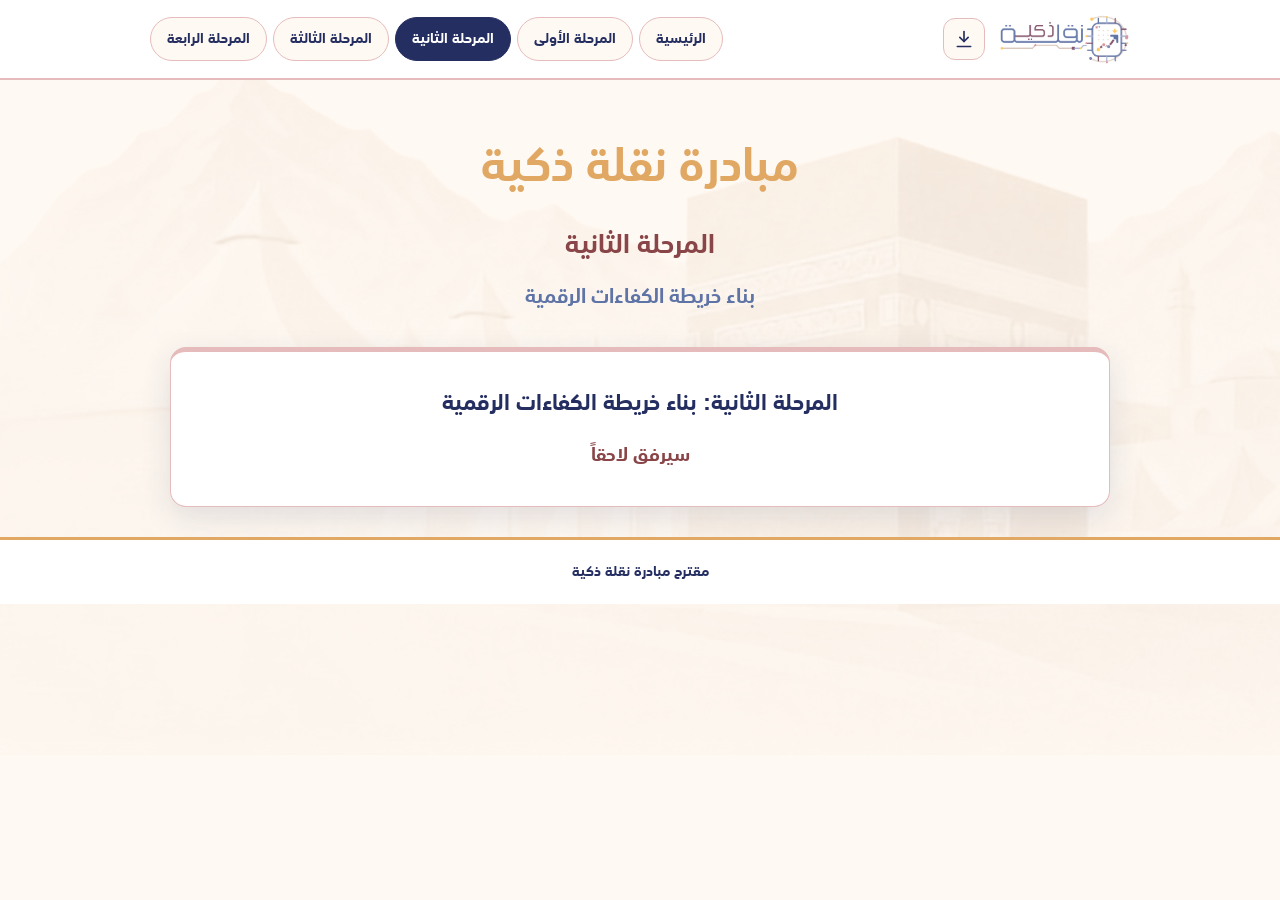
<file: phase2.html>
<!DOCTYPE html>
<html lang="ar" dir="rtl">
<head>
<meta charset="UTF-8">
<meta name="viewport" content="width=device-width, initial-scale=1.0">
<link rel="manifest" href="manifest.webmanifest">
<meta name="theme-color" content="#242E60">
<meta name="mobile-web-app-capable" content="yes">
<meta name="apple-mobile-web-app-capable" content="yes">
<meta name="apple-mobile-web-app-status-bar-style" content="black-translucent">
<link rel="apple-touch-icon" href="icons/apple-touch-icon.png">
<title>المرحلة الثانية | مبادرة نقلة ذكية</title>
<style>
@font-face{font-family:'SST Arabic';src: local('SST Arabic Light'), url("fonts/arfonts-sst-arabic-light.ttf") format("truetype");font-weight:300;font-display:swap}
@font-face{font-family:'SST Arabic';src: local('SST Arabic'), local('SST Arabic Roman'), url("fonts/arfonts-sst-arabic-roman.ttf") format("truetype");font-weight:400;font-display:swap}
@font-face{font-family:'SST Arabic';src: local('SST Arabic Medium'), url("fonts/arfonts-sst-arabic-medium.ttf") format("truetype");font-weight:500;font-display:swap}
@font-face{font-family:'SST Arabic';src: local('SST Arabic Bold'), url("fonts/arfonts-sst-arabic-bold.ttf") format("truetype");font-weight:700;font-display:swap}
:root{--rose:#E6BBBB;--navy:#242E60;--maroon:#894548;--gold:#E1A864;--blue:#5F74A6;--bg:#FFF9F3;--card:#FFFFFF;--ink:#2f2a26;--border:#E6BBBB;--radius:16px;--shadow:0 10px 30px rgba(36,46,96,.12)}
*{box-sizing:border-box}html{scroll-behavior:smooth}
body{margin:0;font-family:'SST Arabic', Tahoma, Arial, sans-serif;background:var(--bg);color:var(--ink);line-height:2.05;font-size:17px}
a{text-decoration:none}
a:focus-visible{outline:2px solid var(--navy);outline-offset:3px}
body::before{content:"";position:fixed;inset:0;z-index:0;background:url("صورة الكعبة ومنى.png") center 30% / min(1400px,110vw) no-repeat;opacity:.5;pointer-events:none}
header, main, footer{position:relative;z-index:1}
.container{max-width:980px;margin:0 auto;padding:0 20px}
#progressBar{position:fixed;top:0;right:0;height:5px;width:0;z-index:200;background:linear-gradient(90deg,var(--blue),var(--rose),var(--gold))}
header{background:rgba(255,255,255,.96);border-bottom:2px solid var(--border);position:sticky;top:0;z-index:100;backdrop-filter:blur(10px)}
.nav{display:flex;align-items:center;gap:14px;padding:12px 0;flex-wrap:wrap}
.brand{display:flex;align-items:center;gap:12px}
.brand img{height:54px;width:auto;display:block}
.brand-link{display:block;line-height:0;text-decoration:none;color:inherit;cursor:pointer}
.brand .t b{display:block;font-size:20px;font-weight:900;color:var(--navy);line-height:1.4}
.brand .t small{color:var(--maroon);font-size:13px;line-height:1.7;display:block}
nav.links{margin-right:auto;display:flex;flex-wrap:wrap;gap:6px;align-items:center}
nav.links a.tab{font-size:14px;font-weight:800;color:var(--navy);background:#FFF9F3;border:1px solid var(--border);padding:7px 16px;border-radius:999px;text-decoration:none;display:inline-flex;align-items:center;gap:4px}
nav.links a.tab:hover,nav.links a.tab.active{background:var(--navy);color:#fff;border-color:var(--navy)}
.drop{position:relative;display:flex}
.drop-menu{display:none;position:absolute;top:calc(100% + 8px);right:0;min-width:220px;background:#fff;border:1px solid var(--border);border-radius:12px;box-shadow:var(--shadow);padding:6px;z-index:200}
.drop-menu a{display:block;padding:9px 14px;border-radius:8px;font-size:14px;font-weight:800;color:var(--navy);text-decoration:none}
.drop-menu a:hover{background:#E9EDF6}
.drop-menu a.active{background:var(--navy);color:#fff}
.drop.open .drop-menu{display:block}
@media (hover:hover){
  .drop:hover .drop-menu{display:block}
}
.drop::after{content:"";position:absolute;top:100%;right:0;left:0;height:14px;display:none;z-index:199}
.drop:hover::after{display:block}
.caret{background:#FFF9F3;border:1px solid var(--border);color:var(--navy);border-radius:50%;width:34px;height:34px;font-size:13px;cursor:pointer;display:grid;place-items:center;align-self:center;flex:0 0 auto;padding:0;font-family:inherit}
.caret:hover{background:var(--navy);color:#fff;border-color:var(--navy)}
.drop.open .caret{transform:rotate(180deg);background:var(--navy);color:#fff;border-color:var(--navy)}
.menu-btn{display:none;margin-right:auto;background:var(--navy);color:#fff;border:0;border-radius:10px;width:42px;height:42px;font-size:19px;cursor:pointer}
.caret{display:none;background:#FFF9F3;border:1px solid var(--border);color:var(--navy);border-radius:50%;width:34px;height:34px;font-size:13px;cursor:pointer;place-items:center;align-self:center;flex:0 0 auto;padding:0;font-family:inherit}
.caret:hover{background:var(--navy);color:#fff;border-color:var(--navy)}
.drop.open .caret{transform:rotate(180deg);background:var(--navy);color:#fff;border-color:var(--navy)}
.install-btn{width:42px;height:42px;border-radius:12px;background:#FFF9F3;border:1px solid var(--border);color:var(--navy);cursor:pointer;display:none;place-items:center;flex:0 0 auto;padding:0}
.install-btn.show{display:grid}
.install-btn:hover{background:var(--navy);color:#fff;border-color:var(--navy)}
.hero-compact{text-align:center;padding:42px 0 10px}
.hero-compact h1{font-size:clamp(30px,5vw,46px);margin:0 0 4px;color:var(--gold);font-weight:900}
.hero-compact .p1{font-size:clamp(18px,3vw,26px);color:var(--maroon);font-weight:900;margin:0}
.hero-compact .p2{font-size:clamp(15px,2.4vw,20px);color:var(--blue);font-weight:700;margin:4px auto 0;max-width:820px}
.card{background:var(--card);border:1px solid var(--border);border-top:5px solid var(--rose);border-radius:var(--radius);box-shadow:var(--shadow);margin:18px 0;padding:30px;text-align:center}
.card h2{color:var(--navy);font-size:22px;margin:0 0 10px}
.card p{color:var(--maroon);font-weight:800;font-size:19px;margin:0}
footer{background:#FFFFFF;color:var(--navy);border-top:3px solid var(--gold);text-align:center;padding:18px;font-size:14px;margin-top:30px;font-weight:800}
#toTop{position:fixed;bottom:26px;left:26px;z-index:150;width:48px;height:48px;border:1px solid var(--border);border-radius:50%;background:rgba(255,255,255,.75);box-shadow:0 6px 18px rgba(36,46,96,.15);color:var(--navy);font-size:26px;font-weight:400;line-height:1;cursor:pointer;display:grid;place-items:center;opacity:0;visibility:hidden;transform:translateY(18px);transition:opacity .3s, transform .3s, visibility .3s}
#toTop.show{opacity:1;visibility:visible;transform:none}
#toTop:hover{transform:translateY(-3px);color:var(--maroon);background:rgba(255,255,255,.95)}
@media(max-width:860px){
  nav.links{display:none;width:100%;flex-direction:column;align-items:stretch}
  nav.links.open{display:flex}
  .menu-btn{display:block}
  .caret{display:grid}
  .drop{flex-direction:row;align-items:center;gap:6px;flex-wrap:wrap}
  .drop .tab{flex:1}
  .drop .drop-menu{flex:0 0 100%}
  .drop .tab{padding-left:48px}
  .drop .caret{position:absolute;left:8px;top:50%;transform:translateY(-50%);margin:0}
  .drop.open .caret{transform:translateY(-50%) rotate(180deg)}
  .drop-menu{position:static;display:none;flex-direction:column;box-shadow:none;border:0;background:transparent;padding:4px 16px 0 0}
  .drop.open .drop-menu{display:flex}
}
</style>
</head>
<body>
<div id="progressBar"></div>
<header>
  <div class="container nav">
    <div class="brand">
      <a class="brand-link" href="index.html" aria-label="العودة إلى الصفحة الرئيسية"><img src="شعار نقلة ذكية.png" alt="شعار نقلة ذكية"></a>

    </div>
    <button class="menu-btn" id="menuBtn" aria-label="القائمة">☰</button>
    <button class="install-btn" id="installBtn" title="تثبيت التطبيق" aria-label="تثبيت التطبيق"><svg width="20" height="20" viewBox="0 0 24 24" fill="none" stroke="currentColor" stroke-width="2" stroke-linecap="round" stroke-linejoin="round"><path d="M12 3v12"/><path d="M7 10l5 5 5-5"/><path d="M4 21h16"/></svg></button>
    <nav class="links" id="navLinks">
      <a class="tab" href="index.html">الرئيسية</a>
      <div class="drop">
        <a class="tab" href="phase1.html">المرحلة الأولى</a><button class="caret" type="button" aria-label="القائمة الفرعية">▾</button>
        <div class="drop-menu">
          <a href="الملحق.html">ملحق تنفيذي للمرحلة الأولى</a>
          <a href="الحزمة التنفيذية.html">الحزمة التنفيذية</a>
        </div>
      </div>
      <a class="tab active" href="phase2.html">المرحلة الثانية</a>
      <a class="tab" href="phase3.html">المرحلة الثالثة</a>
      <a class="tab" href="phase4.html">المرحلة الرابعة</a>
    </nav>
  </div>
</header>
<main class="container">
  <div class="hero-compact">
    <h1>مبادرة نقلة ذكية</h1>
    <p class="p1">المرحلة الثانية</p>
    <p class="p2">بناء خريطة الكفاءات الرقمية</p>
  </div>
  <div class="card">
    <h2>المرحلة الثانية: بناء خريطة الكفاءات الرقمية</h2>
    <p>سيرفق لاحقاً</p>
  </div>
</main>
<footer>مقترح مبادرة نقلة ذكية</footer>
<button id="toTop" title="العودة إلى الأعلى" aria-label="العودة إلى الأعلى">↑</button>
<script>
var toTop = document.getElementById('toTop');
var progress = document.getElementById('progressBar');
window.addEventListener('scroll', function(){
  var y = window.scrollY || document.documentElement.scrollTop;
  if (y > 400) { toTop.classList.add('show'); } else { toTop.classList.remove('show'); }
  var h = document.documentElement.scrollHeight - window.innerHeight;
  progress.style.width = (h > 0 ? (y / h) * 100 : 0) + '%';
}, {passive:true});
toTop.addEventListener('click', function(){ window.scrollTo({top:0, behavior:'smooth'}); });
var menuBtn = document.getElementById('menuBtn');
var navLinks = document.getElementById('navLinks');
menuBtn.addEventListener('click', function(){ navLinks.classList.toggle('open'); });
var carets = document.querySelectorAll('.drop .caret');
for(var ci=0;ci<carets.length;ci++){
  carets[ci].addEventListener('click', function(ev){
    ev.stopPropagation();
    this.parentElement.classList.toggle('open');
  });
}
document.addEventListener('click', function(){
  var drops = document.querySelectorAll('.drop.open');
  for(var di=0;di<drops.length;di++){ drops[di].classList.remove('open'); }
});

</script>
<script>
if('serviceWorker' in navigator && location.protocol.indexOf('http') === 0 && window.self === window.top){
  window.addEventListener('load', function(){ navigator.serviceWorker.register('sw.js'); });
}
</script>
<script src="install.js" defer></script>
</body>
</html>
</file>
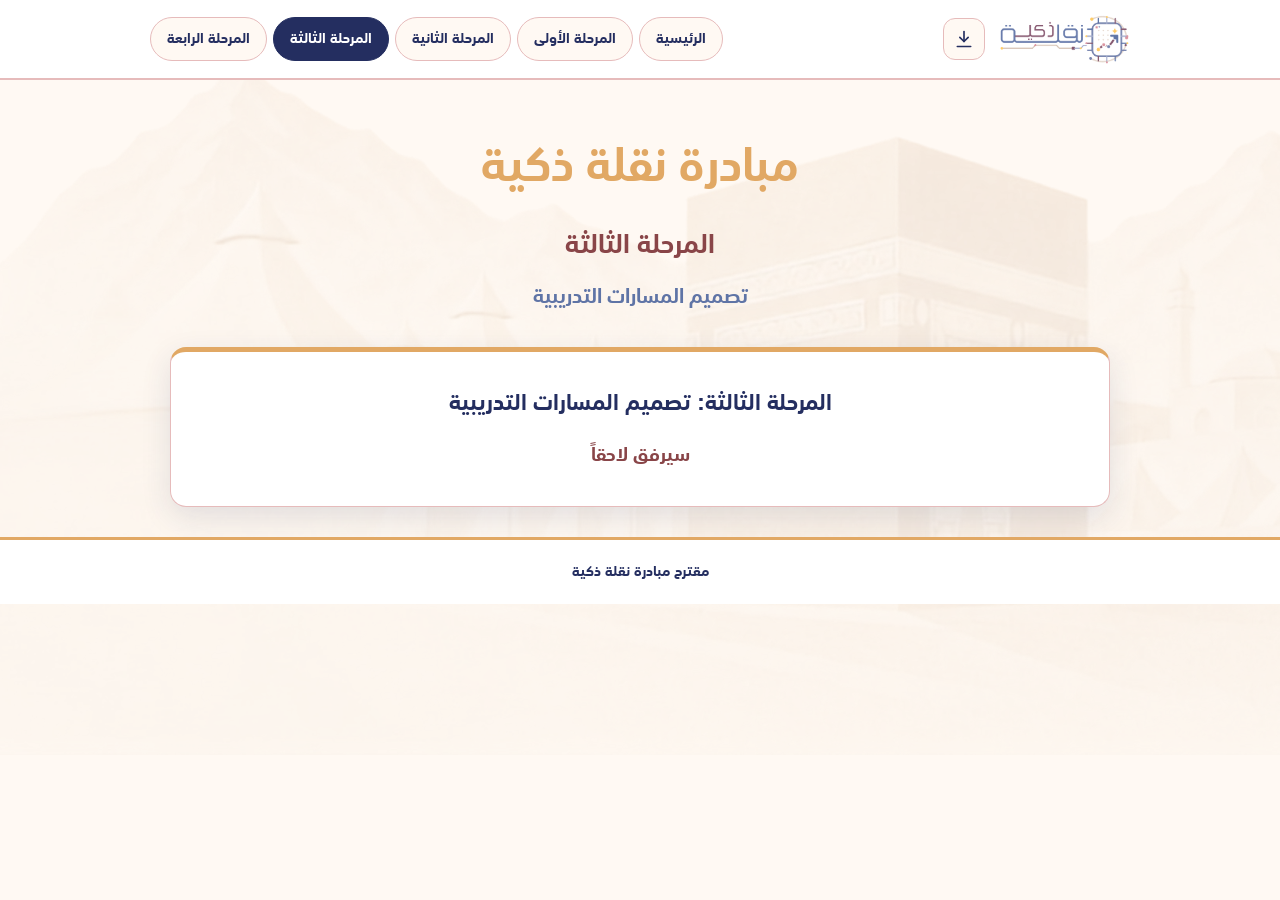
<file: phase3.html>
<!DOCTYPE html>
<html lang="ar" dir="rtl">
<head>
<meta charset="UTF-8">
<meta name="viewport" content="width=device-width, initial-scale=1.0">
<link rel="manifest" href="manifest.webmanifest">
<meta name="theme-color" content="#242E60">
<meta name="mobile-web-app-capable" content="yes">
<meta name="apple-mobile-web-app-capable" content="yes">
<meta name="apple-mobile-web-app-status-bar-style" content="black-translucent">
<link rel="apple-touch-icon" href="icons/apple-touch-icon.png">
<title>المرحلة الثالثة | مبادرة نقلة ذكية</title>
<style>
@font-face{font-family:'SST Arabic';src: local('SST Arabic Light'), url("fonts/arfonts-sst-arabic-light.ttf") format("truetype");font-weight:300;font-display:swap}
@font-face{font-family:'SST Arabic';src: local('SST Arabic'), local('SST Arabic Roman'), url("fonts/arfonts-sst-arabic-roman.ttf") format("truetype");font-weight:400;font-display:swap}
@font-face{font-family:'SST Arabic';src: local('SST Arabic Medium'), url("fonts/arfonts-sst-arabic-medium.ttf") format("truetype");font-weight:500;font-display:swap}
@font-face{font-family:'SST Arabic';src: local('SST Arabic Bold'), url("fonts/arfonts-sst-arabic-bold.ttf") format("truetype");font-weight:700;font-display:swap}
:root{--gold:#E1A864;--navy:#242E60;--maroon:#894548;--rose:#E6BBBB;--blue:#5F74A6;--bg:#FFF9F3;--card:#FFFFFF;--ink:#2f2a26;--border:#E6BBBB;--radius:16px;--shadow:0 10px 30px rgba(36,46,96,.12)}
*{box-sizing:border-box}html{scroll-behavior:smooth}
body{margin:0;font-family:'SST Arabic', Tahoma, Arial, sans-serif;background:var(--bg);color:var(--ink);line-height:2.05;font-size:17px}
a{text-decoration:none}
a:focus-visible{outline:2px solid var(--navy);outline-offset:3px}
body::before{content:"";position:fixed;inset:0;z-index:0;background:url("صورة الكعبة ومنى.png") center 30% / min(1400px,110vw) no-repeat;opacity:.5;pointer-events:none}
header, main, footer{position:relative;z-index:1}
.container{max-width:980px;margin:0 auto;padding:0 20px}
#progressBar{position:fixed;top:0;right:0;height:5px;width:0;z-index:200;background:linear-gradient(90deg,var(--blue),var(--rose),var(--gold))}
header{background:rgba(255,255,255,.96);border-bottom:2px solid var(--border);position:sticky;top:0;z-index:100;backdrop-filter:blur(10px)}
.nav{display:flex;align-items:center;gap:14px;padding:12px 0;flex-wrap:wrap}
.brand{display:flex;align-items:center;gap:12px}
.brand img{height:54px;width:auto;display:block}
.brand-link{display:block;line-height:0;text-decoration:none;color:inherit;cursor:pointer}
.brand .t b{display:block;font-size:20px;font-weight:900;color:var(--navy);line-height:1.4}
.brand .t small{color:var(--maroon);font-size:13px;line-height:1.7;display:block}
nav.links{margin-right:auto;display:flex;flex-wrap:wrap;gap:6px;align-items:center}
nav.links a.tab{font-size:14px;font-weight:800;color:var(--navy);background:#FFF9F3;border:1px solid var(--border);padding:7px 16px;border-radius:999px;text-decoration:none;display:inline-flex;align-items:center;gap:4px}
nav.links a.tab:hover,nav.links a.tab.active{background:var(--navy);color:#fff;border-color:var(--navy)}
.drop{position:relative;display:flex}
.drop-menu{display:none;position:absolute;top:calc(100% + 8px);right:0;min-width:220px;background:#fff;border:1px solid var(--border);border-radius:12px;box-shadow:var(--shadow);padding:6px;z-index:200}
.drop-menu a{display:block;padding:9px 14px;border-radius:8px;font-size:14px;font-weight:800;color:var(--navy);text-decoration:none}
.drop-menu a:hover{background:#E9EDF6}
.drop-menu a.active{background:var(--navy);color:#fff}
.drop.open .drop-menu{display:block}
@media (hover:hover){
  .drop:hover .drop-menu{display:block}
}
.drop::after{content:"";position:absolute;top:100%;right:0;left:0;height:14px;display:none;z-index:199}
.drop:hover::after{display:block}

.menu-btn{display:none;margin-right:auto;background:var(--navy);color:#fff;border:0;border-radius:10px;width:42px;height:42px;font-size:19px;cursor:pointer}
.caret{display:none;background:#FFF9F3;border:1px solid var(--border);color:var(--navy);border-radius:50%;width:34px;height:34px;font-size:13px;cursor:pointer;place-items:center;align-self:center;flex:0 0 auto;padding:0;font-family:inherit}
.caret:hover{background:var(--navy);color:#fff;border-color:var(--navy)}
.drop.open .caret{transform:rotate(180deg);background:var(--navy);color:#fff;border-color:var(--navy)}
.install-btn{width:42px;height:42px;border-radius:12px;background:#FFF9F3;border:1px solid var(--border);color:var(--navy);cursor:pointer;display:none;place-items:center;flex:0 0 auto;padding:0}
.install-btn.show{display:grid}
.install-btn:hover{background:var(--navy);color:#fff;border-color:var(--navy)}
.hero-compact{text-align:center;padding:42px 0 10px}
.hero-compact h1{font-size:clamp(30px,5vw,46px);margin:0 0 4px;color:var(--gold);font-weight:900}
.hero-compact .p1{font-size:clamp(18px,3vw,26px);color:var(--maroon);font-weight:900;margin:0}
.hero-compact .p2{font-size:clamp(15px,2.4vw,20px);color:var(--blue);font-weight:700;margin:4px auto 0;max-width:820px}
.card{background:var(--card);border:1px solid var(--border);border-top:5px solid var(--gold);border-radius:var(--radius);box-shadow:var(--shadow);margin:18px 0;padding:30px;text-align:center}
.card h2{color:var(--navy);font-size:22px;margin:0 0 10px}
.card p{color:var(--maroon);font-weight:800;font-size:19px;margin:0}
footer{background:#FFFFFF;color:var(--navy);border-top:3px solid var(--gold);text-align:center;padding:18px;font-size:14px;margin-top:30px;font-weight:800}
#toTop{position:fixed;bottom:26px;left:26px;z-index:150;width:48px;height:48px;border:1px solid var(--border);border-radius:50%;background:rgba(255,255,255,.75);box-shadow:0 6px 18px rgba(36,46,96,.15);color:var(--navy);font-size:26px;font-weight:400;line-height:1;cursor:pointer;display:grid;place-items:center;opacity:0;visibility:hidden;transform:translateY(18px);transition:opacity .3s, transform .3s, visibility .3s}
#toTop.show{opacity:1;visibility:visible;transform:none}
#toTop:hover{transform:translateY(-3px);color:var(--maroon);background:rgba(255,255,255,.95)}
@media(max-width:860px){
  nav.links{display:none;width:100%;flex-direction:column;align-items:stretch}
  nav.links.open{display:flex}
  .menu-btn{display:block}
  .caret{display:grid}
  .drop{flex-direction:row;align-items:center;gap:6px;flex-wrap:wrap}
  .drop .tab{flex:1}
  .drop .drop-menu{flex:0 0 100%}
  .drop .tab{padding-left:48px}
  .drop .caret{position:absolute;left:8px;top:50%;transform:translateY(-50%);margin:0}
  .drop.open .caret{transform:translateY(-50%) rotate(180deg)}
  .drop-menu{position:static;display:none;flex-direction:column;box-shadow:none;border:0;background:transparent;padding:4px 16px 0 0}
  .drop.open .drop-menu{display:flex}
}
</style>
</head>
<body>
<div id="progressBar"></div>
<header>
  <div class="container nav">
    <div class="brand">
      <a class="brand-link" href="index.html" aria-label="العودة إلى الصفحة الرئيسية"><img src="شعار نقلة ذكية.png" alt="شعار نقلة ذكية"></a>

    </div>
    <button class="menu-btn" id="menuBtn" aria-label="القائمة">☰</button>
    <button class="install-btn" id="installBtn" title="تثبيت التطبيق" aria-label="تثبيت التطبيق"><svg width="20" height="20" viewBox="0 0 24 24" fill="none" stroke="currentColor" stroke-width="2" stroke-linecap="round" stroke-linejoin="round"><path d="M12 3v12"/><path d="M7 10l5 5 5-5"/><path d="M4 21h16"/></svg></button>
    <nav class="links" id="navLinks">
      <a class="tab" href="index.html">الرئيسية</a>
      <div class="drop">
        <a class="tab" href="phase1.html">المرحلة الأولى</a><button class="caret" type="button" aria-label="القائمة الفرعية">▾</button>
        <div class="drop-menu">
          <a href="الملحق.html">ملحق تنفيذي للمرحلة الأولى</a>
          <a href="الحزمة التنفيذية.html">الحزمة التنفيذية</a>
        </div>
      </div>
      <a class="tab" href="phase2.html">المرحلة الثانية</a>
      <a class="tab active" href="phase3.html">المرحلة الثالثة</a>
      <a class="tab" href="phase4.html">المرحلة الرابعة</a>
    </nav>
  </div>
</header>
<main class="container">
  <div class="hero-compact">
    <h1>مبادرة نقلة ذكية</h1>
    <p class="p1">المرحلة الثالثة</p>
    <p class="p2">تصميم المسارات التدريبية</p>
  </div>
  <div class="card">
    <h2>المرحلة الثالثة: تصميم المسارات التدريبية</h2>
    <p>سيرفق لاحقاً</p>
  </div>
</main>
<footer>مقترح مبادرة نقلة ذكية</footer>
<button id="toTop" title="العودة إلى الأعلى" aria-label="العودة إلى الأعلى">↑</button>
<script>
var toTop = document.getElementById('toTop');
var progress = document.getElementById('progressBar');
window.addEventListener('scroll', function(){
  var y = window.scrollY || document.documentElement.scrollTop;
  if (y > 400) { toTop.classList.add('show'); } else { toTop.classList.remove('show'); }
  var h = document.documentElement.scrollHeight - window.innerHeight;
  progress.style.width = (h > 0 ? (y / h) * 100 : 0) + '%';
}, {passive:true});
toTop.addEventListener('click', function(){ window.scrollTo({top:0, behavior:'smooth'}); });
var menuBtn = document.getElementById('menuBtn');
var navLinks = document.getElementById('navLinks');
menuBtn.addEventListener('click', function(){ navLinks.classList.toggle('open'); });
var carets = document.querySelectorAll('.drop .caret');
for(var ci=0;ci<carets.length;ci++){
  carets[ci].addEventListener('click', function(ev){
    ev.stopPropagation();
    this.parentElement.classList.toggle('open');
  });
}
document.addEventListener('click', function(){
  var drops = document.querySelectorAll('.drop.open');
  for(var di=0;di<drops.length;di++){ drops[di].classList.remove('open'); }
});

</script>
<script>
if('serviceWorker' in navigator && location.protocol.indexOf('http') === 0 && window.self === window.top){
  window.addEventListener('load', function(){ navigator.serviceWorker.register('sw.js'); });
}
</script>
<script src="install.js" defer></script>
</body>
</html>
</file>
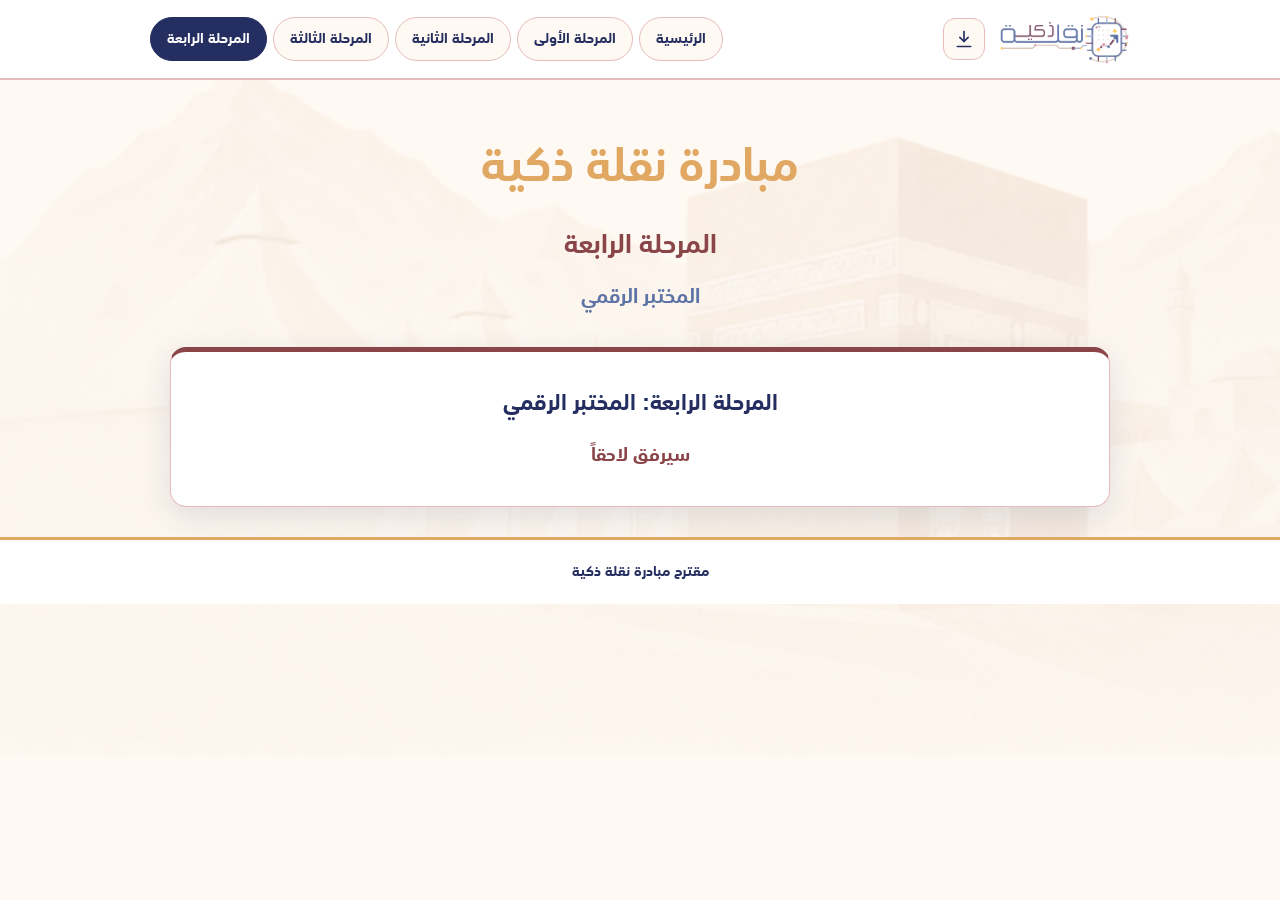
<file: phase4.html>
<!DOCTYPE html>
<html lang="ar" dir="rtl">
<head>
<meta charset="UTF-8">
<meta name="viewport" content="width=device-width, initial-scale=1.0">
<link rel="manifest" href="manifest.webmanifest">
<meta name="theme-color" content="#242E60">
<meta name="mobile-web-app-capable" content="yes">
<meta name="apple-mobile-web-app-capable" content="yes">
<meta name="apple-mobile-web-app-status-bar-style" content="black-translucent">
<link rel="apple-touch-icon" href="icons/apple-touch-icon.png">
<title>المرحلة الرابعة | مبادرة نقلة ذكية</title>
<style>
@font-face{font-family:'SST Arabic';src: local('SST Arabic Light'), url("fonts/arfonts-sst-arabic-light.ttf") format("truetype");font-weight:300;font-display:swap}
@font-face{font-family:'SST Arabic';src: local('SST Arabic'), local('SST Arabic Roman'), url("fonts/arfonts-sst-arabic-roman.ttf") format("truetype");font-weight:400;font-display:swap}
@font-face{font-family:'SST Arabic';src: local('SST Arabic Medium'), url("fonts/arfonts-sst-arabic-medium.ttf") format("truetype");font-weight:500;font-display:swap}
@font-face{font-family:'SST Arabic';src: local('SST Arabic Bold'), url("fonts/arfonts-sst-arabic-bold.ttf") format("truetype");font-weight:700;font-display:swap}
:root{--maroon:#894548;--navy:#242E60;--rose:#E6BBBB;--gold:#E1A864;--blue:#5F74A6;--bg:#FFF9F3;--card:#FFFFFF;--ink:#2f2a26;--border:#E6BBBB;--radius:16px;--shadow:0 10px 30px rgba(36,46,96,.12)}
*{box-sizing:border-box}html{scroll-behavior:smooth}
body{margin:0;font-family:'SST Arabic', Tahoma, Arial, sans-serif;background:var(--bg);color:var(--ink);line-height:2.05;font-size:17px}
a{text-decoration:none}
a:focus-visible{outline:2px solid var(--navy);outline-offset:3px}
body::before{content:"";position:fixed;inset:0;z-index:0;background:url("صورة الكعبة ومنى.png") center 30% / min(1400px,110vw) no-repeat;opacity:.5;pointer-events:none}
header, main, footer{position:relative;z-index:1}
.container{max-width:980px;margin:0 auto;padding:0 20px}
#progressBar{position:fixed;top:0;right:0;height:5px;width:0;z-index:200;background:linear-gradient(90deg,var(--blue),var(--rose),var(--gold))}
header{background:rgba(255,255,255,.96);border-bottom:2px solid var(--border);position:sticky;top:0;z-index:100;backdrop-filter:blur(10px)}
.nav{display:flex;align-items:center;gap:14px;padding:12px 0;flex-wrap:wrap}
.brand{display:flex;align-items:center;gap:12px}
.brand img{height:54px;width:auto;display:block}
.brand-link{display:block;line-height:0;text-decoration:none;color:inherit;cursor:pointer}
.brand .t b{display:block;font-size:20px;font-weight:900;color:var(--navy);line-height:1.4}
.brand .t small{color:var(--maroon);font-size:13px;line-height:1.7;display:block}
nav.links{margin-right:auto;display:flex;flex-wrap:wrap;gap:6px;align-items:center}
nav.links a.tab{font-size:14px;font-weight:800;color:var(--navy);background:#FFF9F3;border:1px solid var(--border);padding:7px 16px;border-radius:999px;text-decoration:none;display:inline-flex;align-items:center;gap:4px}
nav.links a.tab:hover,nav.links a.tab.active{background:var(--navy);color:#fff;border-color:var(--navy)}
.drop{position:relative;display:flex}
.drop-menu{display:none;position:absolute;top:calc(100% + 8px);right:0;min-width:220px;background:#fff;border:1px solid var(--border);border-radius:12px;box-shadow:var(--shadow);padding:6px;z-index:200}
.drop-menu a{display:block;padding:9px 14px;border-radius:8px;font-size:14px;font-weight:800;color:var(--navy);text-decoration:none}
.drop-menu a:hover{background:#E9EDF6}
.drop-menu a.active{background:var(--navy);color:#fff}
.drop.open .drop-menu{display:block}
@media (hover:hover){
  .drop:hover .drop-menu{display:block}
}
.drop::after{content:"";position:absolute;top:100%;right:0;left:0;height:14px;display:none;z-index:199}
.drop:hover::after{display:block}

.menu-btn{display:none;margin-right:auto;background:var(--navy);color:#fff;border:0;border-radius:10px;width:42px;height:42px;font-size:19px;cursor:pointer}
.caret{display:none;background:#FFF9F3;border:1px solid var(--border);color:var(--navy);border-radius:50%;width:34px;height:34px;font-size:13px;cursor:pointer;place-items:center;align-self:center;flex:0 0 auto;padding:0;font-family:inherit}
.caret:hover{background:var(--navy);color:#fff;border-color:var(--navy)}
.drop.open .caret{transform:rotate(180deg);background:var(--navy);color:#fff;border-color:var(--navy)}
.install-btn{width:42px;height:42px;border-radius:12px;background:#FFF9F3;border:1px solid var(--border);color:var(--navy);cursor:pointer;display:none;place-items:center;flex:0 0 auto;padding:0}
.install-btn.show{display:grid}
.install-btn:hover{background:var(--navy);color:#fff;border-color:var(--navy)}
.hero-compact{text-align:center;padding:42px 0 10px}
.hero-compact h1{font-size:clamp(30px,5vw,46px);margin:0 0 4px;color:var(--gold);font-weight:900}
.hero-compact .p1{font-size:clamp(18px,3vw,26px);color:var(--maroon);font-weight:900;margin:0}
.hero-compact .p2{font-size:clamp(15px,2.4vw,20px);color:var(--blue);font-weight:700;margin:4px auto 0;max-width:820px}
.card{background:var(--card);border:1px solid var(--border);border-top:5px solid var(--maroon);border-radius:var(--radius);box-shadow:var(--shadow);margin:18px 0;padding:30px;text-align:center}
.card h2{color:var(--navy);font-size:22px;margin:0 0 10px}
.card p{color:var(--maroon);font-weight:800;font-size:19px;margin:0}
footer{background:#FFFFFF;color:var(--navy);border-top:3px solid var(--gold);text-align:center;padding:18px;font-size:14px;margin-top:30px;font-weight:800}
#toTop{position:fixed;bottom:26px;left:26px;z-index:150;width:48px;height:48px;border:1px solid var(--border);border-radius:50%;background:rgba(255,255,255,.75);box-shadow:0 6px 18px rgba(36,46,96,.15);color:var(--navy);font-size:26px;font-weight:400;line-height:1;cursor:pointer;display:grid;place-items:center;opacity:0;visibility:hidden;transform:translateY(18px);transition:opacity .3s, transform .3s, visibility .3s}
#toTop.show{opacity:1;visibility:visible;transform:none}
#toTop:hover{transform:translateY(-3px);color:var(--maroon);background:rgba(255,255,255,.95)}
@media(max-width:860px){
  nav.links{display:none;width:100%;flex-direction:column;align-items:stretch}
  nav.links.open{display:flex}
  .menu-btn{display:block}
  .caret{display:grid}
  .drop{flex-direction:row;align-items:center;gap:6px;flex-wrap:wrap}
  .drop .tab{flex:1}
  .drop .drop-menu{flex:0 0 100%}
  .drop .tab{padding-left:48px}
  .drop .caret{position:absolute;left:8px;top:50%;transform:translateY(-50%);margin:0}
  .drop.open .caret{transform:translateY(-50%) rotate(180deg)}
  .drop-menu{position:static;display:none;flex-direction:column;box-shadow:none;border:0;background:transparent;padding:4px 16px 0 0}
  .drop.open .drop-menu{display:flex}
}
</style>
</head>
<body>
<div id="progressBar"></div>
<header>
  <div class="container nav">
    <div class="brand">
      <a class="brand-link" href="index.html" aria-label="العودة إلى الصفحة الرئيسية"><img src="شعار نقلة ذكية.png" alt="شعار نقلة ذكية"></a>

    </div>
    <button class="menu-btn" id="menuBtn" aria-label="القائمة">☰</button>
    <button class="install-btn" id="installBtn" title="تثبيت التطبيق" aria-label="تثبيت التطبيق"><svg width="20" height="20" viewBox="0 0 24 24" fill="none" stroke="currentColor" stroke-width="2" stroke-linecap="round" stroke-linejoin="round"><path d="M12 3v12"/><path d="M7 10l5 5 5-5"/><path d="M4 21h16"/></svg></button>
    <nav class="links" id="navLinks">
      <a class="tab" href="index.html">الرئيسية</a>
      <div class="drop">
        <a class="tab" href="phase1.html">المرحلة الأولى</a><button class="caret" type="button" aria-label="القائمة الفرعية">▾</button>
        <div class="drop-menu">
          <a href="الملحق.html">ملحق تنفيذي للمرحلة الأولى</a>
          <a href="الحزمة التنفيذية.html">الحزمة التنفيذية</a>
        </div>
      </div>
      <a class="tab" href="phase2.html">المرحلة الثانية</a>
      <a class="tab" href="phase3.html">المرحلة الثالثة</a>
      <a class="tab active" href="phase4.html">المرحلة الرابعة</a>
    </nav>
  </div>
</header>
<main class="container">
  <div class="hero-compact">
    <h1>مبادرة نقلة ذكية</h1>
    <p class="p1">المرحلة الرابعة</p>
    <p class="p2">المختبر الرقمي</p>
  </div>
  <div class="card">
    <h2>المرحلة الرابعة: المختبر الرقمي</h2>
    <p>سيرفق لاحقاً</p>
  </div>
</main>
<footer>مقترح مبادرة نقلة ذكية</footer>
<button id="toTop" title="العودة إلى الأعلى" aria-label="العودة إلى الأعلى">↑</button>
<script>
var toTop = document.getElementById('toTop');
var progress = document.getElementById('progressBar');
window.addEventListener('scroll', function(){
  var y = window.scrollY || document.documentElement.scrollTop;
  if (y > 400) { toTop.classList.add('show'); } else { toTop.classList.remove('show'); }
  var h = document.documentElement.scrollHeight - window.innerHeight;
  progress.style.width = (h > 0 ? (y / h) * 100 : 0) + '%';
}, {passive:true});
toTop.addEventListener('click', function(){ window.scrollTo({top:0, behavior:'smooth'}); });
var menuBtn = document.getElementById('menuBtn');
var navLinks = document.getElementById('navLinks');
menuBtn.addEventListener('click', function(){ navLinks.classList.toggle('open'); });
var carets = document.querySelectorAll('.drop .caret');
for(var ci=0;ci<carets.length;ci++){
  carets[ci].addEventListener('click', function(ev){
    ev.stopPropagation();
    this.parentElement.classList.toggle('open');
  });
}
document.addEventListener('click', function(){
  var drops = document.querySelectorAll('.drop.open');
  for(var di=0;di<drops.length;di++){ drops[di].classList.remove('open'); }
});

</script>
<script>
if('serviceWorker' in navigator && location.protocol.indexOf('http') === 0 && window.self === window.top){
  window.addEventListener('load', function(){ navigator.serviceWorker.register('sw.js'); });
}
</script>
<script src="install.js" defer></script>
</body>
</html>
</file>
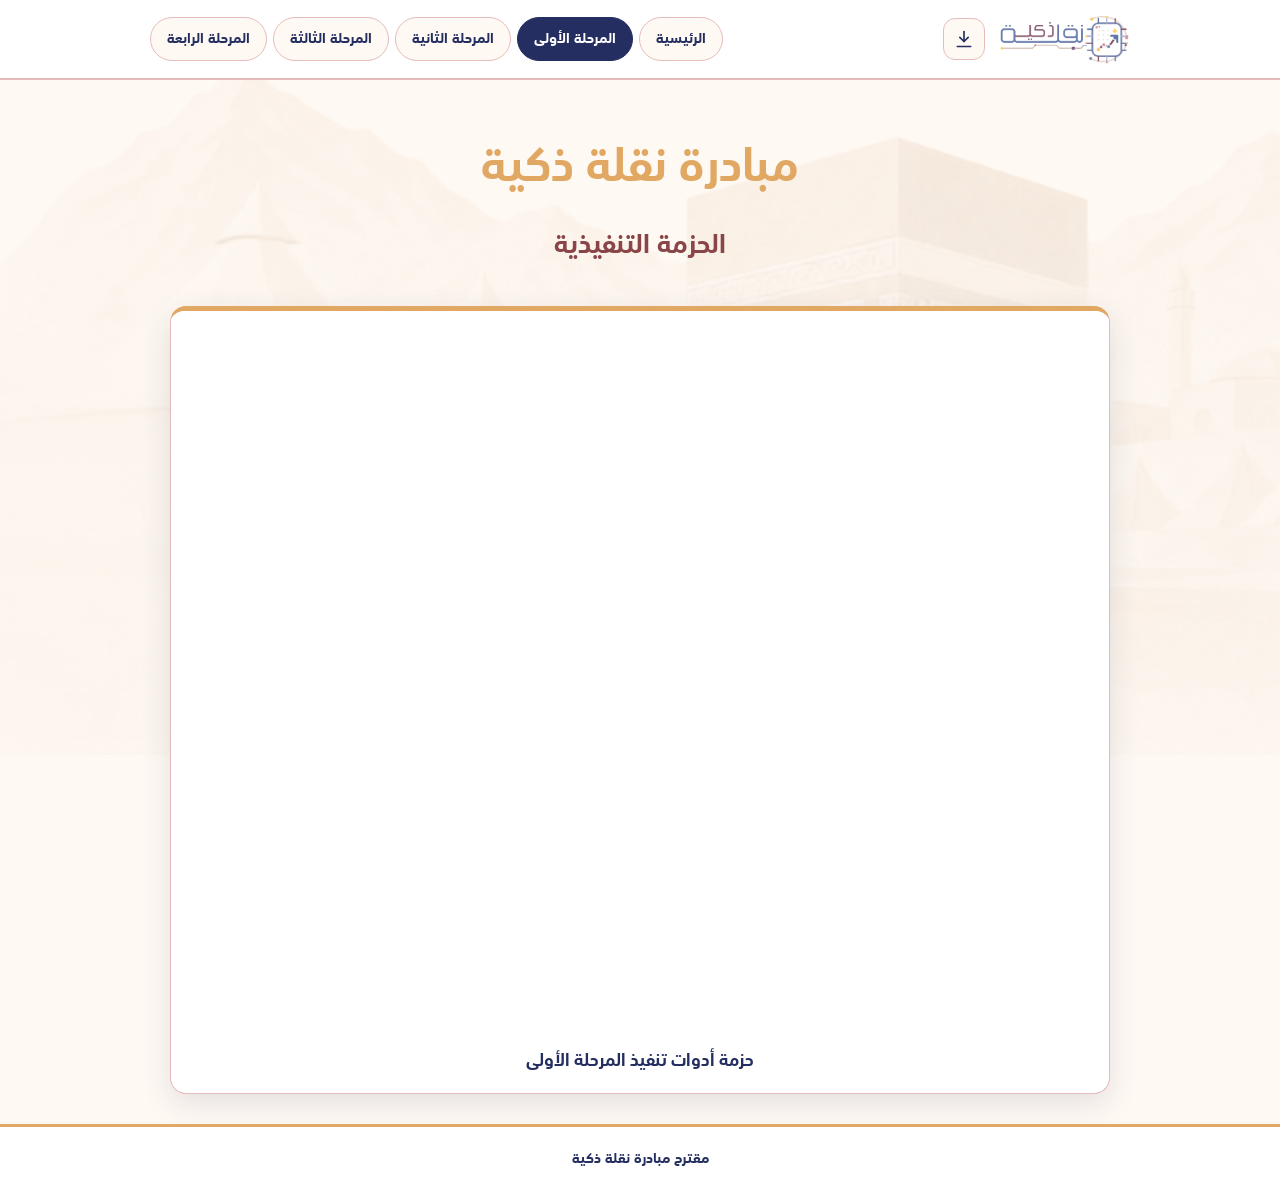
<file: الحزمة التنفيذية.html>
<!DOCTYPE html>
<html lang="ar" dir="rtl">
<head>
<meta charset="UTF-8">
<meta name="viewport" content="width=device-width, initial-scale=1.0">
<link rel="manifest" href="manifest.webmanifest">
<meta name="theme-color" content="#242E60">
<meta name="mobile-web-app-capable" content="yes">
<meta name="apple-mobile-web-app-capable" content="yes">
<meta name="apple-mobile-web-app-status-bar-style" content="black-translucent">
<link rel="apple-touch-icon" href="icons/apple-touch-icon.png">
<title>الحزمة التنفيذية | مبادرة نقلة ذكية</title>
<style>
@font-face{font-family:'SST Arabic';src: local('SST Arabic Light'), url("fonts/arfonts-sst-arabic-light.ttf") format("truetype");font-weight:300;font-display:swap}
@font-face{font-family:'SST Arabic';src: local('SST Arabic'), local('SST Arabic Roman'), url("fonts/arfonts-sst-arabic-roman.ttf") format("truetype");font-weight:400;font-display:swap}
@font-face{font-family:'SST Arabic';src: local('SST Arabic Medium'), url("fonts/arfonts-sst-arabic-medium.ttf") format("truetype");font-weight:500;font-display:swap}
@font-face{font-family:'SST Arabic';src: local('SST Arabic Bold'), url("fonts/arfonts-sst-arabic-bold.ttf") format("truetype");font-weight:700;font-display:swap}
:root{--gold:#E1A864;--navy:#242E60;--maroon:#894548;--rose:#E6BBBB;--blue:#5F74A6;--bg:#FFF9F3;--card:#FFFFFF;--ink:#2f2a26;--border:#E6BBBB;--radius:16px;--shadow:0 10px 30px rgba(36,46,96,.12)}
*{box-sizing:border-box}html{scroll-behavior:smooth}
body{margin:0;font-family:'SST Arabic', Tahoma, Arial, sans-serif;background:var(--bg);color:var(--ink);line-height:2.05;font-size:17px}
a{text-decoration:none}
a:focus-visible{outline:2px solid var(--navy);outline-offset:3px}
body::before{content:"";position:fixed;inset:0;z-index:0;background:url("صورة الكعبة ومنى.png") center 30% / min(1400px,110vw) no-repeat;opacity:.5;pointer-events:none}
header, main, footer{position:relative;z-index:1}
.container{max-width:980px;margin:0 auto;padding:0 20px}
#progressBar{position:fixed;top:0;right:0;height:5px;width:0;z-index:200;background:linear-gradient(90deg,var(--blue),var(--rose),var(--gold))}
header{background:rgba(255,255,255,.96);border-bottom:2px solid var(--border);position:sticky;top:0;z-index:100;backdrop-filter:blur(10px)}
.nav{display:flex;align-items:center;gap:14px;padding:12px 0;flex-wrap:wrap}
.brand{display:flex;align-items:center;gap:12px}
.brand img{height:54px;width:auto;display:block}
.brand-link{display:block;line-height:0;text-decoration:none;color:inherit;cursor:pointer}
.brand .t b{display:block;font-size:20px;font-weight:900;color:var(--navy);line-height:1.4}
.brand .t small{color:var(--maroon);font-size:13px;line-height:1.7;display:block}
nav.links{margin-right:auto;display:flex;flex-wrap:wrap;gap:6px;align-items:center}
nav.links a.tab{font-size:14px;font-weight:800;color:var(--navy);background:#FFF9F3;border:1px solid var(--border);padding:7px 16px;border-radius:999px;text-decoration:none;display:inline-flex;align-items:center;gap:4px}
nav.links a.tab:hover,nav.links a.tab.active{background:var(--navy);color:#fff;border-color:var(--navy)}
.drop{position:relative;display:flex}
.drop-menu{display:none;position:absolute;top:calc(100% + 8px);right:0;min-width:220px;background:#fff;border:1px solid var(--border);border-radius:12px;box-shadow:var(--shadow);padding:6px;z-index:200}
.drop-menu a{display:block;padding:9px 14px;border-radius:8px;font-size:14px;font-weight:800;color:var(--navy);text-decoration:none}
.drop-menu a:hover{background:#E9EDF6}
.drop-menu a.active{background:var(--navy);color:#fff}
.drop.open .drop-menu{display:block}
@media (hover:hover){
  .drop:hover .drop-menu{display:block}
}
.drop::after{content:"";position:absolute;top:100%;right:0;left:0;height:14px;display:none;z-index:199}
.drop:hover::after{display:block}

.menu-btn{display:none;margin-right:auto;background:var(--navy);color:#fff;border:0;border-radius:10px;width:42px;height:42px;font-size:19px;cursor:pointer}
.caret{display:none;background:#FFF9F3;border:1px solid var(--border);color:var(--navy);border-radius:50%;width:34px;height:34px;font-size:13px;cursor:pointer;place-items:center;align-self:center;flex:0 0 auto;padding:0;font-family:inherit}
.caret:hover{background:var(--navy);color:#fff;border-color:var(--navy)}
.drop.open .caret{transform:rotate(180deg);background:var(--navy);color:#fff;border-color:var(--navy)}
.install-btn{width:42px;height:42px;border-radius:12px;background:#FFF9F3;border:1px solid var(--border);color:var(--navy);cursor:pointer;display:none;place-items:center;flex:0 0 auto;padding:0}
.install-btn.show{display:grid}
.install-btn:hover{background:var(--navy);color:#fff;border-color:var(--navy)}
.hero-compact{text-align:center;padding:42px 0 10px}
.hero-compact h1{font-size:clamp(30px,5vw,46px);margin:0 0 4px;color:var(--gold);font-weight:900}
.hero-compact .p1{font-size:clamp(18px,3vw,26px);color:var(--maroon);font-weight:900;margin:0}
section.block{margin:22px 0;scroll-margin-top:110px}
.pdf-frame{background:var(--card);border:1px solid var(--border);border-top:5px solid var(--gold);border-radius:var(--radius);box-shadow:var(--shadow);overflow:hidden;margin:14px 0}
.pdf-frame object,.pdf-frame iframe{width:100%;height:80vh;border:0;display:block;background:#fff}
.card{background:var(--card);border:1px solid var(--border);border-top:5px solid var(--gold);border-radius:var(--radius);box-shadow:var(--shadow);margin:18px 0;padding:30px;text-align:center}
.card h2{color:var(--navy);font-size:22px;margin:0 0 10px}
.card p{color:var(--maroon);font-weight:800;font-size:19px;margin:0}
footer{background:#FFFFFF;color:var(--navy);border-top:3px solid var(--gold);text-align:center;padding:18px;font-size:14px;margin-top:30px;font-weight:800}
#toTop{position:fixed;bottom:26px;left:26px;z-index:150;width:48px;height:48px;border:1px solid var(--border);border-radius:50%;background:rgba(255,255,255,.75);box-shadow:0 6px 18px rgba(36,46,96,.15);color:var(--navy);font-size:26px;font-weight:400;line-height:1;cursor:pointer;display:grid;place-items:center;opacity:0;visibility:hidden;transform:translateY(18px);transition:opacity .3s, transform .3s, visibility .3s}
#toTop.show{opacity:1;visibility:visible;transform:none}
#toTop:hover{transform:translateY(-3px);color:var(--maroon);background:rgba(255,255,255,.95)}
@media(max-width:860px){
  nav.links{display:none;width:100%;flex-direction:column;align-items:stretch}
  nav.links.open{display:flex}
  .menu-btn{display:block}
  .caret{display:grid}
  .drop{flex-direction:row;align-items:center;gap:6px;flex-wrap:wrap}
  .drop .tab{flex:1}
  .drop .drop-menu{flex:0 0 100%}
  .drop .tab{padding-left:48px}
  .drop .caret{position:absolute;left:8px;top:50%;transform:translateY(-50%);margin:0}
  .drop.open .caret{transform:translateY(-50%) rotate(180deg)}
  .drop-menu{position:static;display:none;flex-direction:column;box-shadow:none;border:0;background:transparent;padding:4px 16px 0 0}
  .drop.open .drop-menu{display:flex}
}
</style>
</head>
<body>
<div id="progressBar"></div>
<header>
  <div class="container nav">
    <div class="brand">
      <a class="brand-link" href="index.html" aria-label="العودة إلى الصفحة الرئيسية"><img src="شعار نقلة ذكية.png" alt="شعار نقلة ذكية"></a>

    </div>
    <button class="menu-btn" id="menuBtn" aria-label="القائمة">☰</button>
    <button class="install-btn" id="installBtn" title="تثبيت التطبيق" aria-label="تثبيت التطبيق"><svg width="20" height="20" viewBox="0 0 24 24" fill="none" stroke="currentColor" stroke-width="2" stroke-linecap="round" stroke-linejoin="round"><path d="M12 3v12"/><path d="M7 10l5 5 5-5"/><path d="M4 21h16"/></svg></button>
    <nav class="links" id="navLinks">
      <a class="tab" href="index.html">الرئيسية</a>
      <div class="drop">
        <a class="tab active" href="phase1.html">المرحلة الأولى</a><button class="caret" type="button" aria-label="القائمة الفرعية">▾</button>
        <div class="drop-menu">
          <a href="الملحق.html">ملحق تنفيذي للمرحلة الأولى</a>
          <a class="active" href="الحزمة التنفيذية.html">الحزمة التنفيذية</a>
        </div>
      </div>
      <a class="tab" href="phase2.html">المرحلة الثانية</a>
      <a class="tab" href="phase3.html">المرحلة الثالثة</a>
      <a class="tab" href="phase4.html">المرحلة الرابعة</a>
    </nav>
  </div>
</header>
<main class="container">
  <div class="hero-compact">
    <h1>مبادرة نقلة ذكية</h1>
    <p class="p1">الحزمة التنفيذية</p>
  </div>
  <section class="block">
    <div class="pdf-frame">
      <object data="حزمة أدوات تنفيذ المرحلة الأولى.pdf" type="application/pdf">
        <iframe src="حزمة أدوات تنفيذ المرحلة الأولى.pdf" title="الحزمة التنفيذية"></iframe>
      </object>
      <p style="text-align:center;padding:14px;margin:0"><a href="حزمة أدوات تنفيذ المرحلة الأولى.pdf" style="color:var(--navy);font-weight:800">حزمة أدوات تنفيذ المرحلة الأولى</a></p>
    </div>
  </section>
</main>
<footer>مقترح مبادرة نقلة ذكية</footer>
<button id="toTop" title="العودة إلى الأعلى" aria-label="العودة إلى الأعلى">↑</button>
<script>
var toTop = document.getElementById('toTop');
var progress = document.getElementById('progressBar');
window.addEventListener('scroll', function(){
  var y = window.scrollY || document.documentElement.scrollTop;
  if (y > 400) { toTop.classList.add('show'); } else { toTop.classList.remove('show'); }
  var h = document.documentElement.scrollHeight - window.innerHeight;
  progress.style.width = (h > 0 ? (y / h) * 100 : 0) + '%';
}, {passive:true});
toTop.addEventListener('click', function(){ window.scrollTo({top:0, behavior:'smooth'}); });
var menuBtn = document.getElementById('menuBtn');
var navLinks = document.getElementById('navLinks');
menuBtn.addEventListener('click', function(){ navLinks.classList.toggle('open'); });
var carets = document.querySelectorAll('.drop .caret');
for(var ci=0;ci<carets.length;ci++){
  carets[ci].addEventListener('click', function(ev){
    ev.stopPropagation();
    this.parentElement.classList.toggle('open');
  });
}
document.addEventListener('click', function(){
  var drops = document.querySelectorAll('.drop.open');
  for(var di=0;di<drops.length;di++){ drops[di].classList.remove('open'); }
});

</script>
<script>
if('serviceWorker' in navigator && location.protocol.indexOf('http') === 0 && window.self === window.top){
  window.addEventListener('load', function(){ navigator.serviceWorker.register('sw.js'); });
}
</script>
<script src="install.js" defer></script>
</body>
</html>
</file>
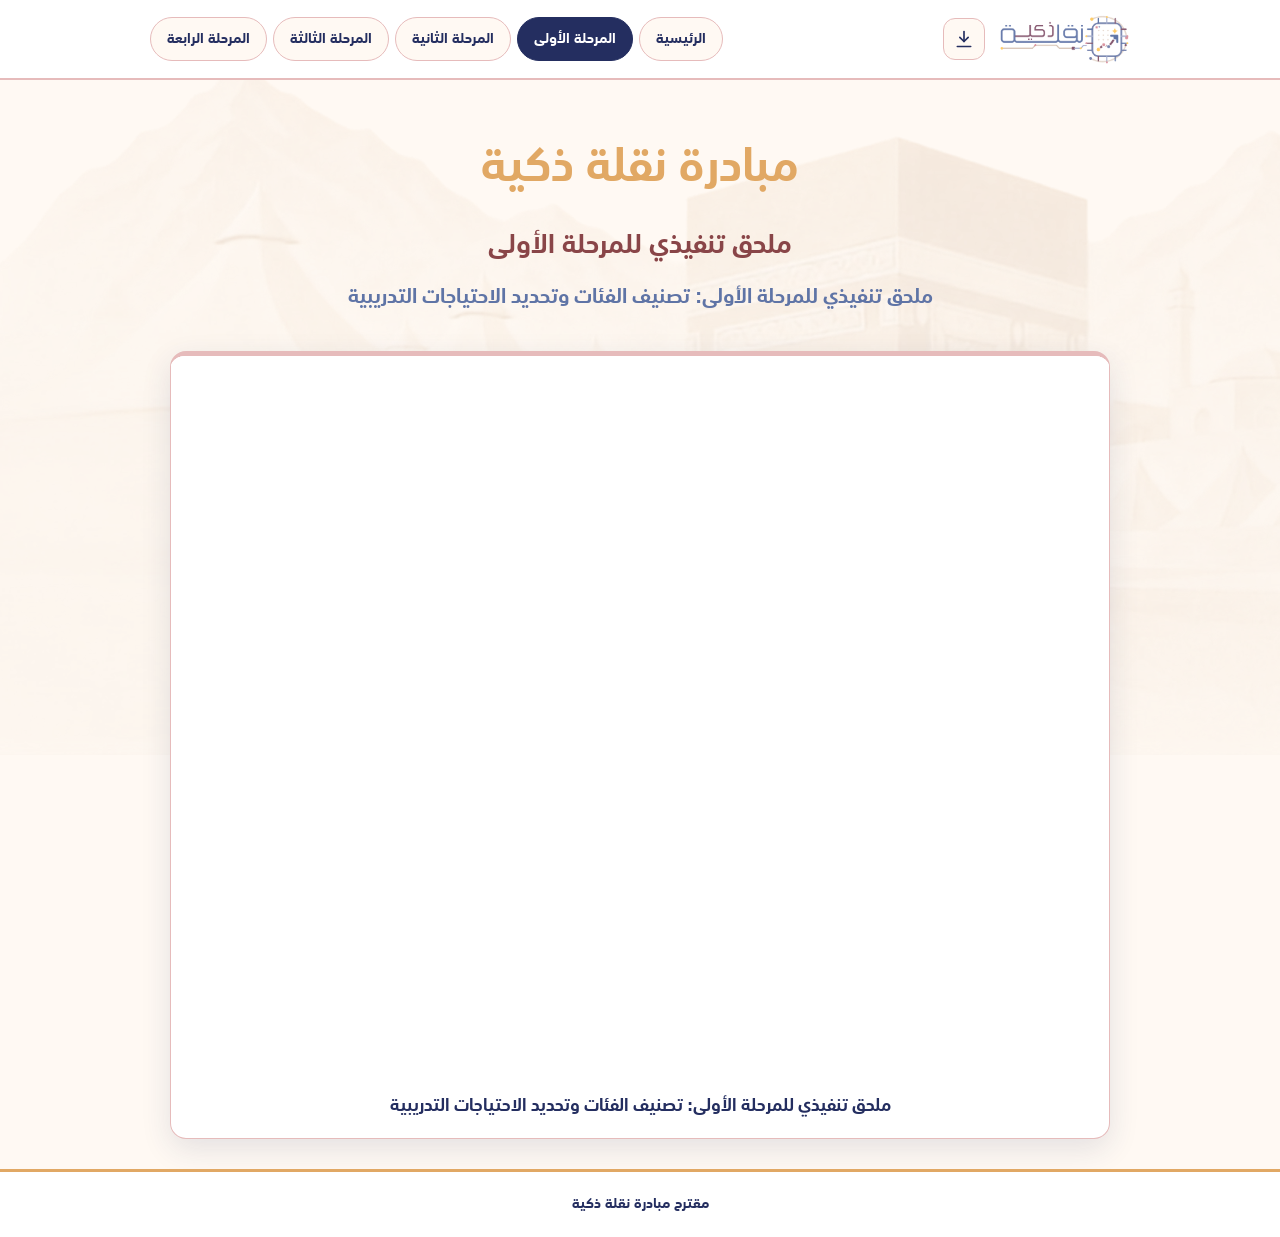
<file: الملحق.html>
<!DOCTYPE html>
<html lang="ar" dir="rtl">
<head>
<meta charset="UTF-8">
<meta name="viewport" content="width=device-width, initial-scale=1.0">
<link rel="manifest" href="manifest.webmanifest">
<meta name="theme-color" content="#242E60">
<meta name="mobile-web-app-capable" content="yes">
<meta name="apple-mobile-web-app-capable" content="yes">
<meta name="apple-mobile-web-app-status-bar-style" content="black-translucent">
<link rel="apple-touch-icon" href="icons/apple-touch-icon.png">
<title>ملحق تنفيذي للمرحلة الأولى | مبادرة نقلة ذكية</title>
<style>
@font-face{font-family:'SST Arabic';src: local('SST Arabic Light'), url("fonts/arfonts-sst-arabic-light.ttf") format("truetype");font-weight:300;font-display:swap}
@font-face{font-family:'SST Arabic';src: local('SST Arabic'), local('SST Arabic Roman'), url("fonts/arfonts-sst-arabic-roman.ttf") format("truetype");font-weight:400;font-display:swap}
@font-face{font-family:'SST Arabic';src: local('SST Arabic Medium'), url("fonts/arfonts-sst-arabic-medium.ttf") format("truetype");font-weight:500;font-display:swap}
@font-face{font-family:'SST Arabic';src: local('SST Arabic Bold'), url("fonts/arfonts-sst-arabic-bold.ttf") format("truetype");font-weight:700;font-display:swap}
:root{--blue:#5F74A6;--rose:#E6BBBB;--gold:#E1A864;--maroon:#894548;--navy:#242E60;--bg:#FFF9F3;--card:#FFFFFF;--ink:#2f2a26;--border:#E6BBBB;--radius:16px;--shadow:0 10px 30px rgba(36,46,96,.12)}
*{box-sizing:border-box}html{scroll-behavior:smooth}
body{margin:0;font-family:'SST Arabic', Tahoma, Arial, sans-serif;background:var(--bg);color:var(--ink);line-height:2.05;font-size:17px}
a{text-decoration:none}
a:focus-visible{outline:2px solid var(--navy);outline-offset:3px}
body::before{content:"";position:fixed;inset:0;z-index:0;background:url("صورة الكعبة ومنى.png") center 30% / min(1400px,110vw) no-repeat;opacity:.5;pointer-events:none}
header, main, footer{position:relative;z-index:1}
.container{max-width:980px;margin:0 auto;padding:0 20px}
#progressBar{position:fixed;top:0;right:0;height:5px;width:0;z-index:200;background:linear-gradient(90deg,var(--blue),var(--rose),var(--gold))}
header{background:rgba(255,255,255,.96);border-bottom:2px solid var(--border);position:sticky;top:0;z-index:100;backdrop-filter:blur(10px)}
.nav{display:flex;align-items:center;gap:14px;padding:12px 0;flex-wrap:wrap}
.brand{display:flex;align-items:center;gap:12px}
.brand img{height:54px;width:auto;display:block}
.brand-link{display:block;line-height:0;text-decoration:none;color:inherit;cursor:pointer}
.brand .t b{display:block;font-size:20px;font-weight:900;color:var(--navy);line-height:1.4}
.brand .t small{color:var(--maroon);font-size:13px;line-height:1.7;display:block}
nav.links{margin-right:auto;display:flex;flex-wrap:wrap;gap:6px;align-items:center}
nav.links a.tab{font-size:14px;font-weight:800;color:var(--navy);background:#FFF9F3;border:1px solid var(--border);padding:7px 16px;border-radius:999px;text-decoration:none;display:inline-flex;align-items:center;gap:4px}
nav.links a.tab:hover,nav.links a.tab.active{background:var(--navy);color:#fff;border-color:var(--navy)}
.drop{position:relative;display:flex}
.drop-menu{display:none;position:absolute;top:calc(100% + 8px);right:0;min-width:220px;background:#fff;border:1px solid var(--border);border-radius:12px;box-shadow:var(--shadow);padding:6px;z-index:200}
.drop-menu a{display:block;padding:9px 14px;border-radius:8px;font-size:14px;font-weight:800;color:var(--navy);text-decoration:none}
.drop-menu a:hover{background:#E9EDF6}
.drop-menu a.active{background:var(--navy);color:#fff}
.drop.open .drop-menu{display:block}
@media (hover:hover){
  .drop:hover .drop-menu{display:block}
}
.drop::after{content:"";position:absolute;top:100%;right:0;left:0;height:14px;display:none;z-index:199}
.drop:hover::after{display:block}

.menu-btn{display:none;margin-right:auto;background:var(--navy);color:#fff;border:0;border-radius:10px;width:42px;height:42px;font-size:19px;cursor:pointer}
.caret{display:none;background:#FFF9F3;border:1px solid var(--border);color:var(--navy);border-radius:50%;width:34px;height:34px;font-size:13px;cursor:pointer;place-items:center;align-self:center;flex:0 0 auto;padding:0;font-family:inherit}
.caret:hover{background:var(--navy);color:#fff;border-color:var(--navy)}
.drop.open .caret{transform:rotate(180deg);background:var(--navy);color:#fff;border-color:var(--navy)}
.install-btn{width:42px;height:42px;border-radius:12px;background:#FFF9F3;border:1px solid var(--border);color:var(--navy);cursor:pointer;display:none;place-items:center;flex:0 0 auto;padding:0}
.install-btn.show{display:grid}
.install-btn:hover{background:var(--navy);color:#fff;border-color:var(--navy)}
.hero-compact{text-align:center;padding:42px 0 10px}
.hero-compact h1{font-size:clamp(30px,5vw,46px);margin:0 0 4px;color:var(--gold);font-weight:900}
.hero-compact .p1{font-size:clamp(18px,3vw,26px);color:var(--maroon);font-weight:900;margin:0}
.hero-compact .p2{font-size:clamp(15px,2.4vw,20px);color:var(--blue);font-weight:700;margin:4px auto 0;max-width:820px}
section.block{margin:22px 0;scroll-margin-top:110px}
.pdf-frame{background:var(--card);border:1px solid var(--border);border-top:5px solid var(--rose);border-radius:var(--radius);box-shadow:var(--shadow);overflow:hidden;margin:14px 0}
.pdf-frame object,.pdf-frame iframe{width:100%;height:80vh;border:0;display:block;background:#fff}
footer{background:#FFFFFF;color:var(--navy);border-top:3px solid var(--gold);text-align:center;padding:18px;font-size:14px;margin-top:30px;font-weight:800}
#toTop{position:fixed;bottom:26px;left:26px;z-index:150;width:48px;height:48px;border:1px solid var(--border);border-radius:50%;background:rgba(255,255,255,.75);box-shadow:0 6px 18px rgba(36,46,96,.15);color:var(--navy);font-size:26px;font-weight:400;line-height:1;cursor:pointer;display:grid;place-items:center;opacity:0;visibility:hidden;transform:translateY(18px);transition:opacity .3s, transform .3s, visibility .3s}
#toTop.show{opacity:1;visibility:visible;transform:none}
#toTop:hover{transform:translateY(-3px);color:var(--maroon);background:rgba(255,255,255,.95)}
@media(max-width:860px){
  nav.links{display:none;width:100%;flex-direction:column;align-items:stretch}
  nav.links.open{display:flex}
  .menu-btn{display:block}
  .caret{display:grid}
  .drop{flex-direction:row;align-items:center;gap:6px;flex-wrap:wrap}
  .drop .tab{flex:1}
  .drop .drop-menu{flex:0 0 100%}
  .drop .tab{padding-left:48px}
  .drop .caret{position:absolute;left:8px;top:50%;transform:translateY(-50%);margin:0}
  .drop.open .caret{transform:translateY(-50%) rotate(180deg)}
  .drop-menu{position:static;display:none;flex-direction:column;box-shadow:none;border:0;background:transparent;padding:4px 16px 0 0}
  .drop.open .drop-menu{display:flex}
}
</style>
</head>
<body>
<div id="progressBar"></div>
<header>
  <div class="container nav">
    <div class="brand">
      <a class="brand-link" href="index.html" aria-label="العودة إلى الصفحة الرئيسية"><img src="شعار نقلة ذكية.png" alt="شعار نقلة ذكية"></a>

    </div>
    <button class="menu-btn" id="menuBtn" aria-label="القائمة">☰</button>
    <button class="install-btn" id="installBtn" title="تثبيت التطبيق" aria-label="تثبيت التطبيق"><svg width="20" height="20" viewBox="0 0 24 24" fill="none" stroke="currentColor" stroke-width="2" stroke-linecap="round" stroke-linejoin="round"><path d="M12 3v12"/><path d="M7 10l5 5 5-5"/><path d="M4 21h16"/></svg></button>
    <nav class="links" id="navLinks">
      <a class="tab" href="index.html">الرئيسية</a>
      <div class="drop">
        <a class="tab active" href="phase1.html">المرحلة الأولى</a><button class="caret" type="button" aria-label="القائمة الفرعية">▾</button>
        <div class="drop-menu">
          <a class="active" href="الملحق.html">ملحق تنفيذي للمرحلة الأولى</a>
          <a href="الحزمة التنفيذية.html">الحزمة التنفيذية</a>
        </div>
      </div>
      <a class="tab" href="phase2.html">المرحلة الثانية</a>
      <a class="tab" href="phase3.html">المرحلة الثالثة</a>
      <a class="tab" href="phase4.html">المرحلة الرابعة</a>
    </nav>
  </div>
</header>
<main class="container">
  <div class="hero-compact">
    <h1>مبادرة نقلة ذكية</h1>
    <p class="p1">ملحق تنفيذي للمرحلة الأولى</p>
    <p class="p2">ملحق تنفيذي للمرحلة الأولى: تصنيف الفئات وتحديد الاحتياجات التدريبية</p>
  </div>
  <section class="block">
    <div class="pdf-frame">
      <object data="ملحق تنفيذي للمرحلة الأولى – الإطار الاسترشادي الأولي للاحتياجات الرقمية لموظفي شركات تقديم الخدمة للحجاج.pdf" type="application/pdf">
        <iframe src="ملحق تنفيذي للمرحلة الأولى – الإطار الاسترشادي الأولي للاحتياجات الرقمية لموظفي شركات تقديم الخدمة للحجاج.pdf" title="الملحق"></iframe>
      </object>
      <p style="text-align:center;padding:14px;margin:0"><a href="ملحق تنفيذي للمرحلة الأولى – الإطار الاسترشادي الأولي للاحتياجات الرقمية لموظفي شركات تقديم الخدمة للحجاج.pdf" style="color:var(--navy);font-weight:800">ملحق تنفيذي للمرحلة الأولى: تصنيف الفئات وتحديد الاحتياجات التدريبية</a></p>
    </div>
  </section>
</main>
<footer>مقترح مبادرة نقلة ذكية</footer>
<button id="toTop" title="العودة إلى الأعلى" aria-label="العودة إلى الأعلى">↑</button>
<script>
var toTop = document.getElementById('toTop');
var progress = document.getElementById('progressBar');
window.addEventListener('scroll', function(){
  var y = window.scrollY || document.documentElement.scrollTop;
  if (y > 400) { toTop.classList.add('show'); } else { toTop.classList.remove('show'); }
  var h = document.documentElement.scrollHeight - window.innerHeight;
  progress.style.width = (h > 0 ? (y / h) * 100 : 0) + '%';
}, {passive:true});
toTop.addEventListener('click', function(){ window.scrollTo({top:0, behavior:'smooth'}); });
var menuBtn = document.getElementById('menuBtn');
var navLinks = document.getElementById('navLinks');
menuBtn.addEventListener('click', function(){ navLinks.classList.toggle('open'); });
var carets = document.querySelectorAll('.drop .caret');
for(var ci=0;ci<carets.length;ci++){
  carets[ci].addEventListener('click', function(ev){
    ev.stopPropagation();
    this.parentElement.classList.toggle('open');
  });
}
document.addEventListener('click', function(){
  var drops = document.querySelectorAll('.drop.open');
  for(var di=0;di<drops.length;di++){ drops[di].classList.remove('open'); }
});

</script>
<script>
if('serviceWorker' in navigator && location.protocol.indexOf('http') === 0 && window.self === window.top){
  window.addEventListener('load', function(){ navigator.serviceWorker.register('sw.js'); });
}
</script>
<script src="install.js" defer></script>
</body>
</html>
</file>
